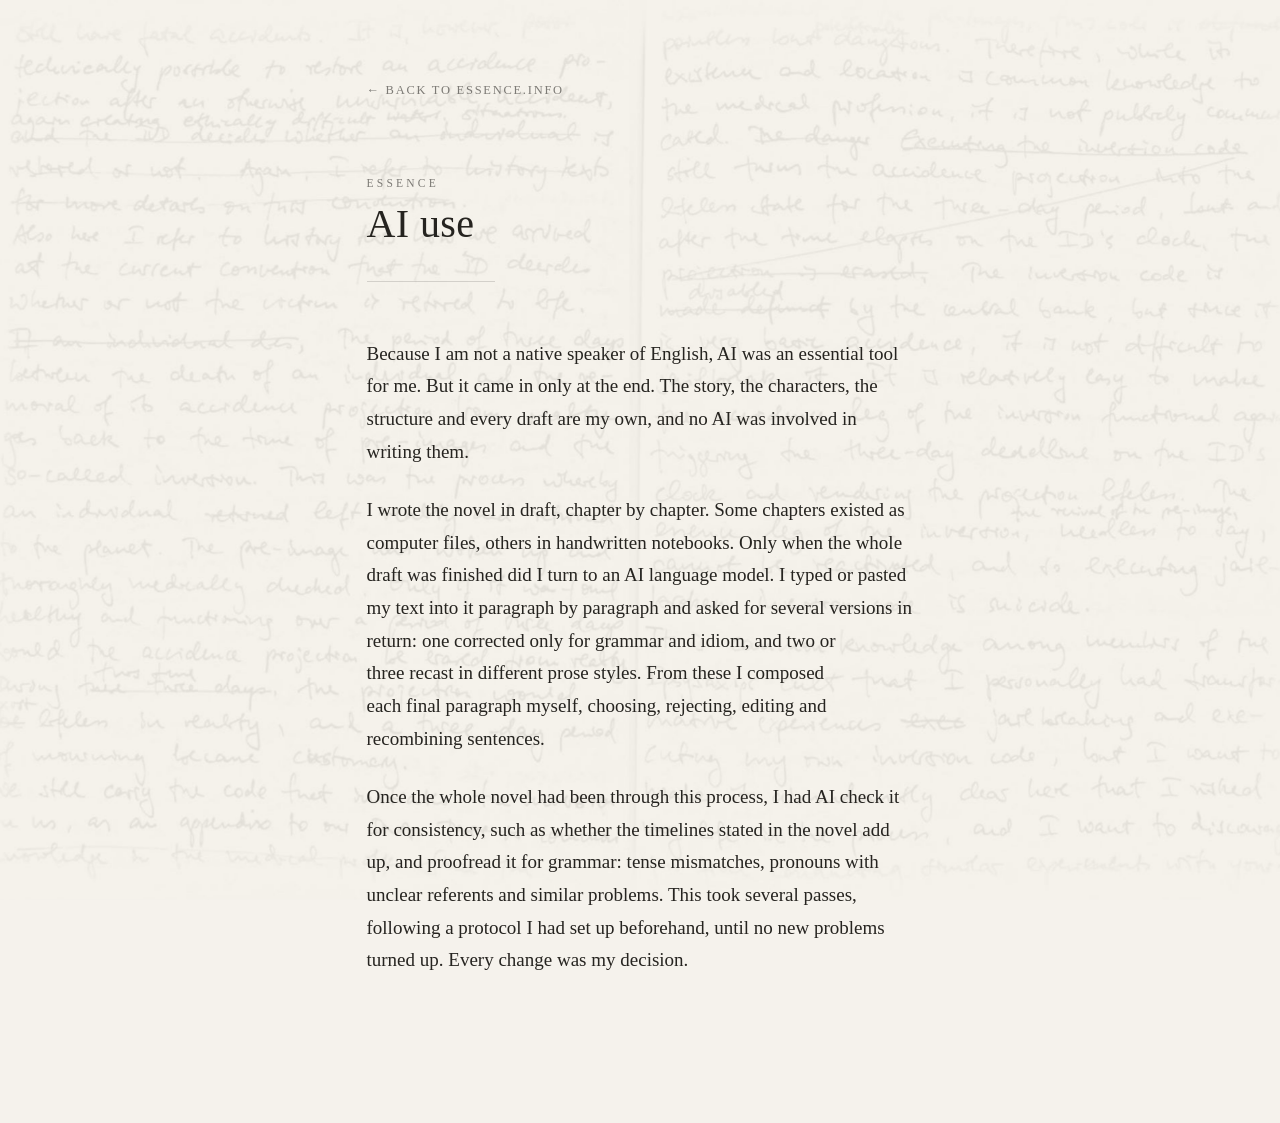
<file: ai-use/index.html>
<!DOCTYPE html>
<html lang="en">
<head>
<meta charset="utf-8">
<meta name="viewport" content="width=device-width, initial-scale=1">
<title>AI use &mdash; Essence</title>
<link rel="icon" href="/favicon.ico" sizes="any">
<link rel="icon" type="image/png" sizes="32x32" href="/favicon-32.png">
<link rel="apple-touch-icon" href="/apple-touch-icon.png">
<style>
  :root{
    --paper:#f5f2ec;
    --ink:#262420;
    --ink-soft:rgba(38,36,32,.58);
    --rule:rgba(38,36,32,.16);
  }
  *{box-sizing:border-box}
  html{-webkit-text-size-adjust:100%}
  body{
    margin:0;background:var(--paper);color:var(--ink);
    font:400 19px/1.72 "Iowan Old Style","Palatino Linotype",Palatino,"Book Antiqua",Georgia,serif;
    font-feature-settings:"liga" 1,"kern" 1,"onum" 1;
  }
  /* a page from a 2024 notebook, faded to a watermark (8%) */
  .ground{position:fixed;inset:0;z-index:0;pointer-events:none}
  .ground img{width:100%;height:100%;object-fit:cover;display:block}

  main{
    position:relative;z-index:1;max-width:33em;margin:0 auto;
    padding:clamp(28px,6vw,72px) clamp(22px,6vw,40px) clamp(56px,10vw,120px);
  }
  .back{
    display:inline-block;margin-bottom:clamp(40px,8vw,72px);
    font-size:.78rem;letter-spacing:.14em;text-transform:uppercase;
    color:var(--ink-soft);text-decoration:none;border-bottom:1px solid transparent;
    transition:color .2s ease,border-color .2s ease;
  }
  .back:hover,.back:focus-visible{color:var(--ink);border-bottom-color:var(--rule)}
  header{margin-bottom:clamp(32px,6vw,56px)}
  .eyebrow{margin:0 0 .55em;font-size:.72rem;letter-spacing:.28em;text-transform:uppercase;color:var(--ink-soft)}
  h1{margin:0;font-weight:400;font-size:clamp(1.7rem,5vw,2.5rem);letter-spacing:.01em;line-height:1.15}
  h1::after{content:"";display:block;width:3.2em;height:1px;background:var(--rule);margin-top:.85em}
  p{margin:0 0 1.35em;hyphens:auto;-webkit-hyphens:auto;text-wrap:pretty}
  @media (max-width:640px){body{font-size:17.5px}}
  @media (prefers-reduced-motion:reduce){*{transition-duration:.01ms !important}}
</style>
</head>
<body>

  <div class="ground" aria-hidden="true"><img src="bg-ai-use.jpg" alt=""></div>

  <main>
    <a class="back" href="../">&larr; Back to essence.info</a>

    <header>
      <p class="eyebrow">Essence</p>
      <h1>AI use</h1>
    </header>

    <p>Because I am not a native speaker of English, AI was an essential tool for me. But it came in only at the end. The story, the characters, the structure and every draft are my own, and no AI was involved in writing them.</p>
    <p>I wrote the novel in draft, chapter by chapter. Some chapters existed as computer files, others in handwritten notebooks. Only when the whole draft was finished did I turn to an AI language model. I typed or pasted my text into it paragraph by paragraph and asked for several versions in return: one corrected only for grammar and idiom, and two or three recast in different prose styles. From these I composed each final paragraph myself, choosing, rejecting, editing and recombining sentences.</p>
    <p>Once the whole novel had been through this process, I had AI check it for consistency, such as whether the timelines stated in the novel add up, and proofread it for grammar: tense mismatches, pronouns with unclear referents and similar problems. This took several passes, following a protocol I had set up beforehand, until no new problems turned up. Every change was my decision.</p>
  </main>

</body>
</html>
</file>
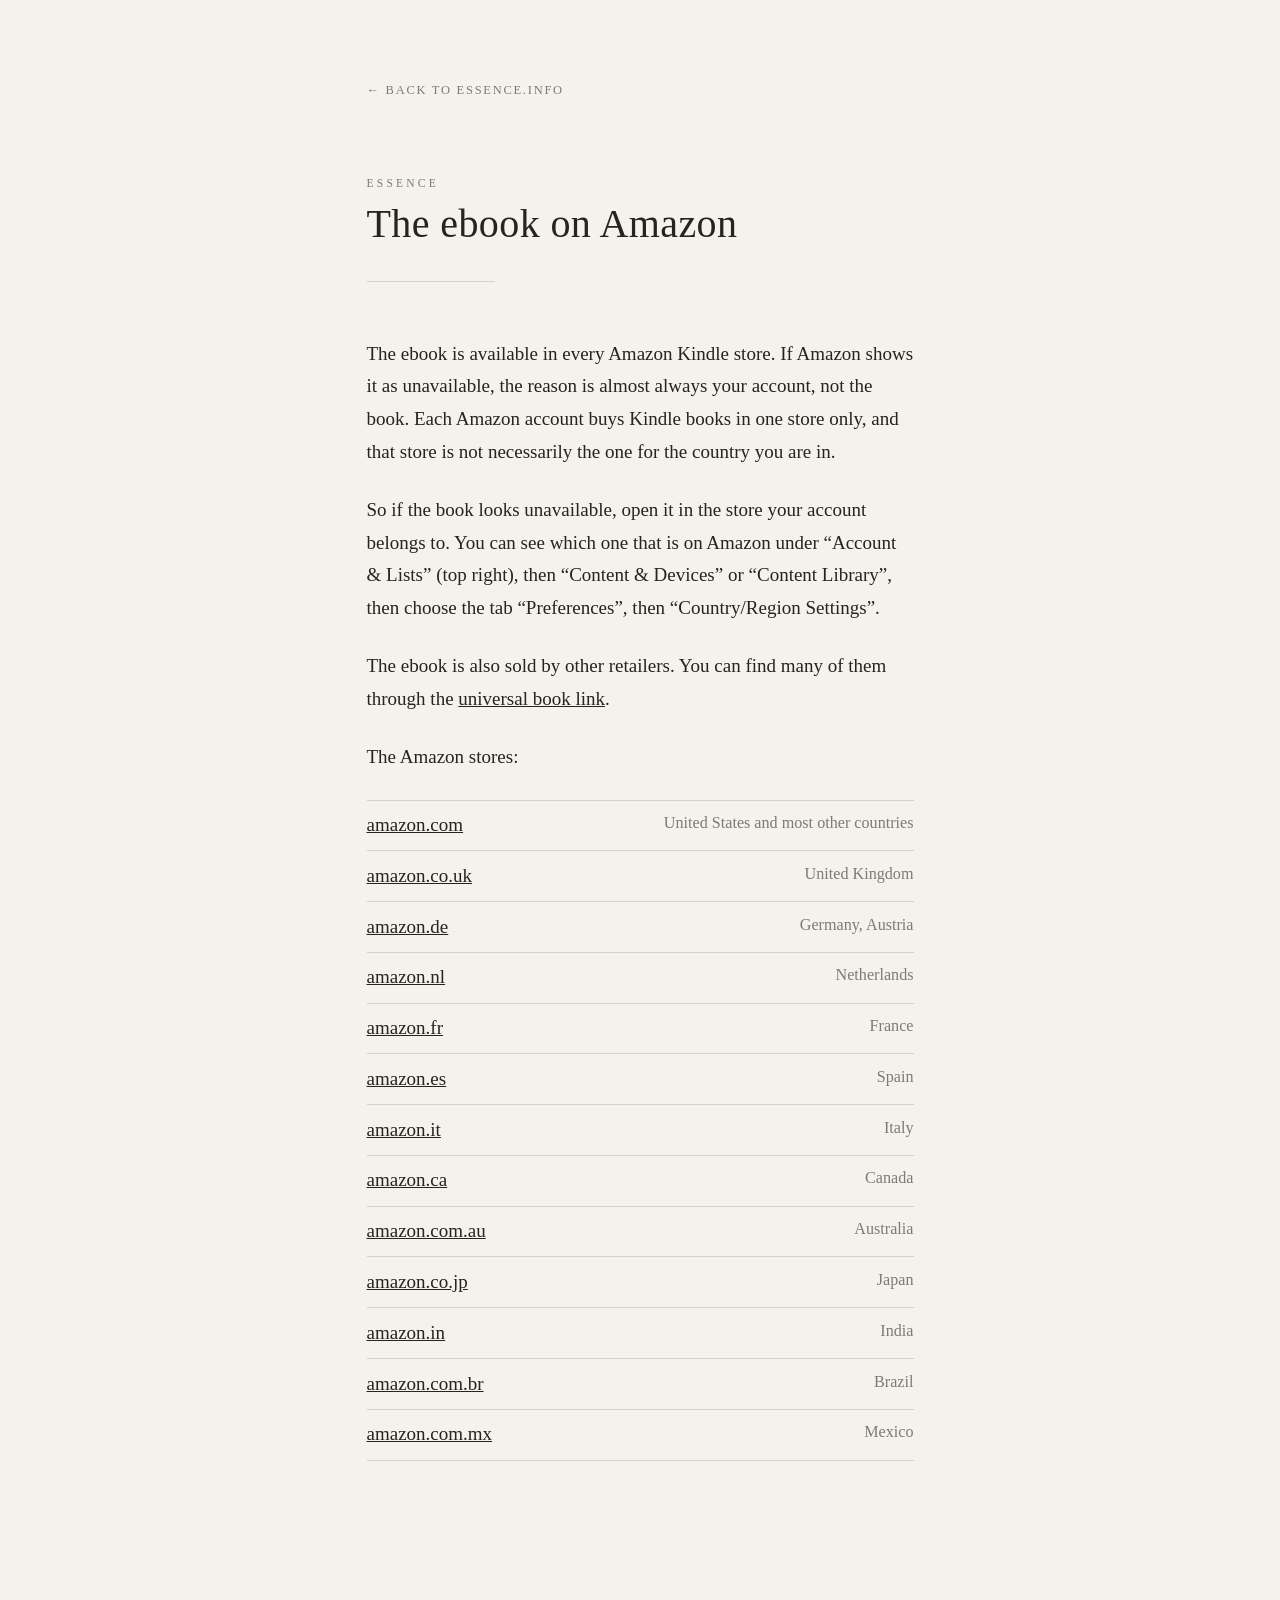
<file: amazon/index.html>
<!DOCTYPE html>
<html lang="en">
<head>
<meta charset="utf-8">
<meta name="viewport" content="width=device-width, initial-scale=1">
<title>Essence on Amazon &mdash; Essence</title>
<link rel="icon" href="/favicon.ico" sizes="any">
<link rel="icon" type="image/png" sizes="32x32" href="/favicon-32.png">
<link rel="apple-touch-icon" href="/apple-touch-icon.png">
<style>
  :root{
    --paper:#f5f2ec;
    --ink:#262420;
    --ink-soft:rgba(38,36,32,.58);
    --rule:rgba(38,36,32,.16);
  }
  *{box-sizing:border-box}
  html{-webkit-text-size-adjust:100%}
  body{
    margin:0;background:var(--paper);color:var(--ink);
    font:400 19px/1.72 "Iowan Old Style","Palatino Linotype",Palatino,"Book Antiqua",Georgia,serif;
    font-feature-settings:"liga" 1,"kern" 1,"onum" 1;
  }
  main{
    position:relative;z-index:1;max-width:33em;margin:0 auto;
    padding:clamp(28px,6vw,72px) clamp(22px,6vw,40px) clamp(56px,10vw,120px);
  }
  .back{
    display:inline-block;margin-bottom:clamp(40px,8vw,72px);
    font-size:.78rem;letter-spacing:.14em;text-transform:uppercase;
    color:var(--ink-soft);text-decoration:none;border-bottom:1px solid transparent;
    transition:color .2s ease,border-color .2s ease;
  }
  .back:hover,.back:focus-visible{color:var(--ink);border-bottom-color:var(--rule)}
  header{margin-bottom:clamp(32px,6vw,56px)}
  .eyebrow{margin:0 0 .55em;font-size:.72rem;letter-spacing:.28em;text-transform:uppercase;color:var(--ink-soft)}
  h1{margin:0;font-weight:400;font-size:clamp(1.7rem,5vw,2.5rem);letter-spacing:.01em;line-height:1.15}
  h1::after{content:"";display:block;width:3.2em;height:1px;background:var(--rule);margin-top:.85em}
  p{margin:0 0 1.35em;hyphens:auto;-webkit-hyphens:auto;text-wrap:pretty}
  a{color:var(--ink)}
  ul.stores{list-style:none;margin:0 0 1.8em;padding:0;border-top:1px solid var(--rule)}
  ul.stores li{display:flex;justify-content:space-between;gap:1em;flex-wrap:wrap;
    padding:.45em 0;border-bottom:1px solid var(--rule)}
  ul.stores .where{color:var(--ink-soft);font-size:.85em}
  @media (max-width:640px){body{font-size:17.5px}}
  @media (prefers-reduced-motion:reduce){*{transition-duration:.01ms !important}}
</style>
</head>
<body>

  <main>
    <a class="back" href="../">&larr; Back to essence.info</a>

    <header>
      <p class="eyebrow">Essence</p>
      <h1>The ebook on Amazon</h1>
    </header>

    <p>The ebook is available in every Amazon Kindle store. If Amazon shows it as unavailable, the reason is almost always your account, not the book. Each Amazon account buys Kindle books in one store only, and that store is not necessarily the one for the country you are in.</p>
    <p>So if the book looks unavailable, open it in the store your account belongs to. You can see which one that is on Amazon under &ldquo;Account &amp; Lists&rdquo; (top right), then &ldquo;Content &amp; Devices&rdquo; or &ldquo;Content Library&rdquo;, then choose the tab &ldquo;Preferences&rdquo;, then &ldquo;Country/Region Settings&rdquo;.</p>

    <p>The ebook is also sold by other retailers. You can find many of them through the <a href="https://books2read.com/u/7kMM68" target="_blank" rel="noopener noreferrer">universal book link</a>.</p>

    <p>The Amazon stores:</p>

    <ul class="stores">
      <li><a href="https://www.amazon.com/dp/B0HS89X5VK" target="_blank" rel="noopener noreferrer">amazon.com</a><span class="where">United States and most other countries</span></li>
      <li><a href="https://www.amazon.co.uk/dp/B0HS89X5VK" target="_blank" rel="noopener noreferrer">amazon.co.uk</a><span class="where">United Kingdom</span></li>
      <li><a href="https://www.amazon.de/dp/B0HS89X5VK" target="_blank" rel="noopener noreferrer">amazon.de</a><span class="where">Germany, Austria</span></li>
      <li><a href="https://www.amazon.nl/dp/B0HS89X5VK" target="_blank" rel="noopener noreferrer">amazon.nl</a><span class="where">Netherlands</span></li>
      <li><a href="https://www.amazon.fr/dp/B0HS89X5VK" target="_blank" rel="noopener noreferrer">amazon.fr</a><span class="where">France</span></li>
      <li><a href="https://www.amazon.es/dp/B0HS89X5VK" target="_blank" rel="noopener noreferrer">amazon.es</a><span class="where">Spain</span></li>
      <li><a href="https://www.amazon.it/dp/B0HS89X5VK" target="_blank" rel="noopener noreferrer">amazon.it</a><span class="where">Italy</span></li>
      <li><a href="https://www.amazon.ca/dp/B0HS89X5VK" target="_blank" rel="noopener noreferrer">amazon.ca</a><span class="where">Canada</span></li>
      <li><a href="https://www.amazon.com.au/dp/B0HS89X5VK" target="_blank" rel="noopener noreferrer">amazon.com.au</a><span class="where">Australia</span></li>
      <li><a href="https://www.amazon.co.jp/dp/B0HS89X5VK" target="_blank" rel="noopener noreferrer">amazon.co.jp</a><span class="where">Japan</span></li>
      <li><a href="https://www.amazon.in/dp/B0HS89X5VK" target="_blank" rel="noopener noreferrer">amazon.in</a><span class="where">India</span></li>
      <li><a href="https://www.amazon.com.br/dp/B0HS89X5VK" target="_blank" rel="noopener noreferrer">amazon.com.br</a><span class="where">Brazil</span></li>
      <li><a href="https://www.amazon.com.mx/dp/B0HS89X5VK" target="_blank" rel="noopener noreferrer">amazon.com.mx</a><span class="where">Mexico</span></li>
    </ul>
  </main>

</body>
</html>
</file>
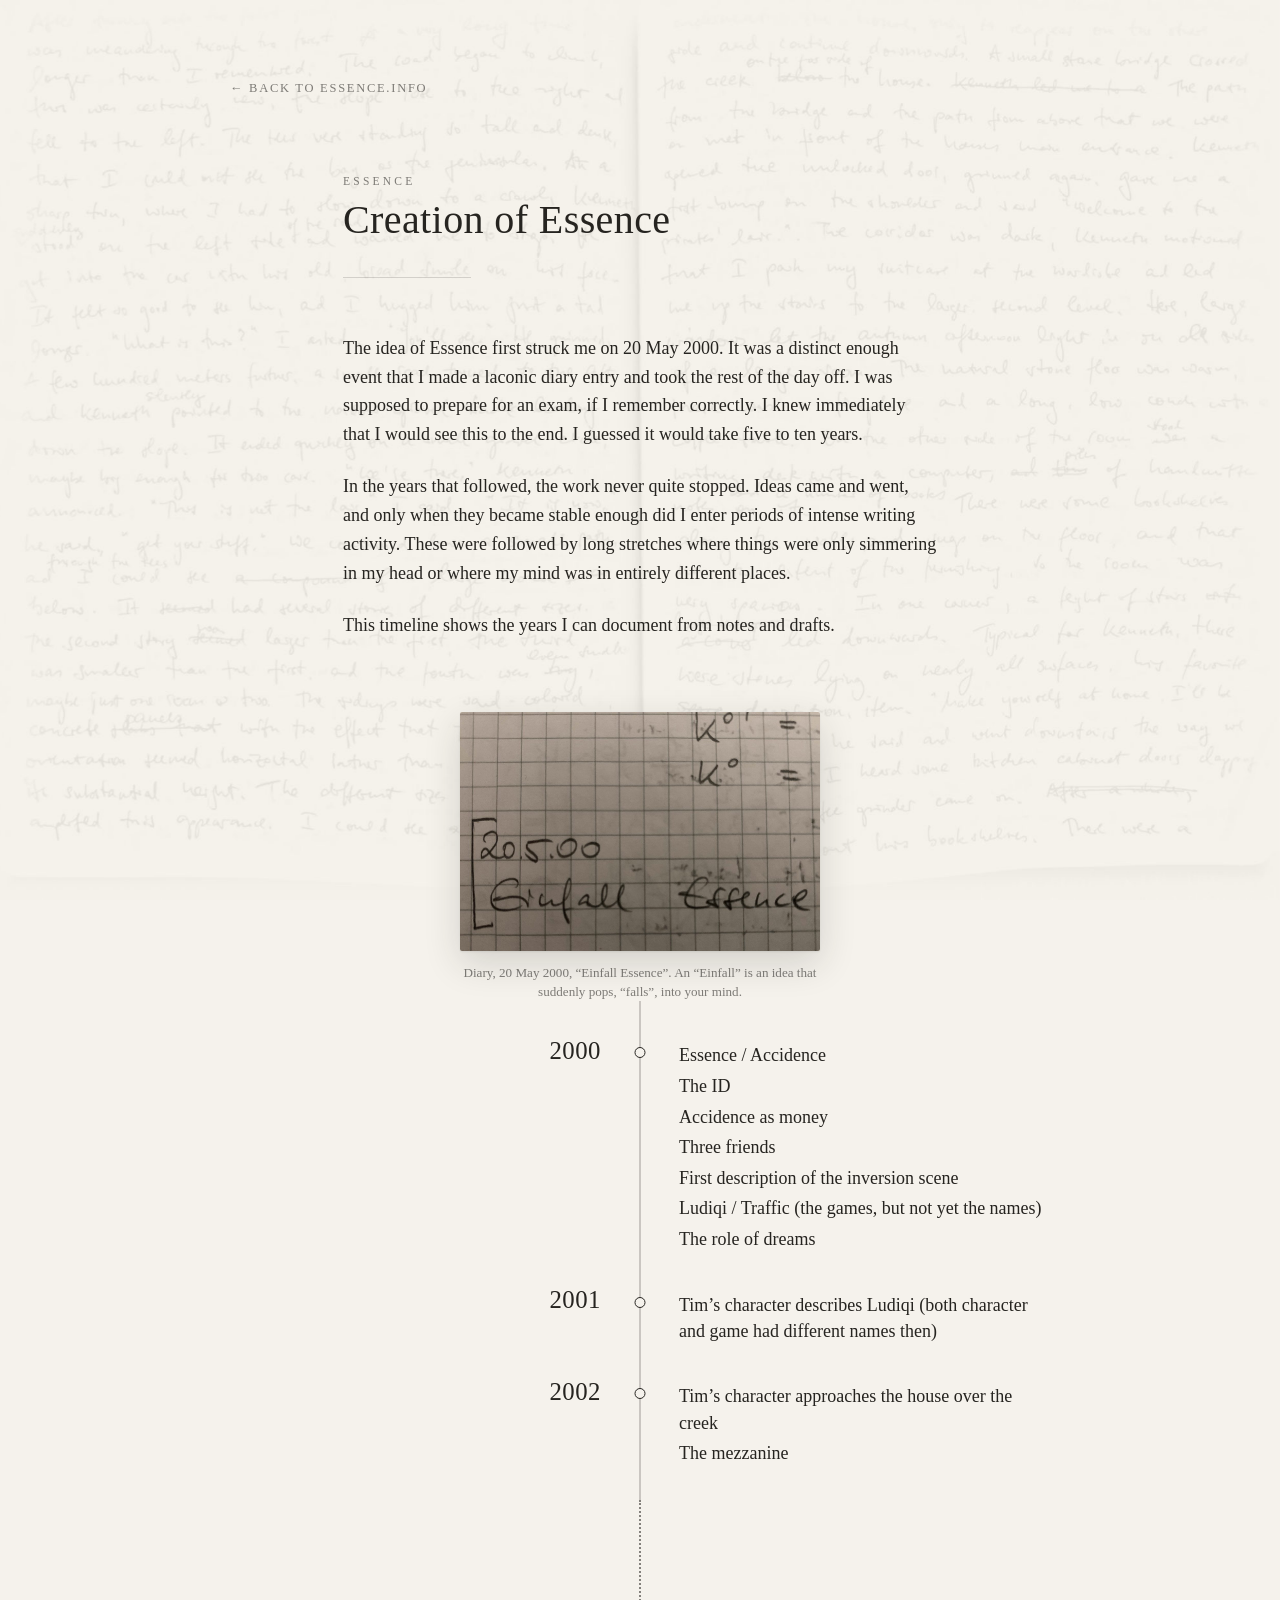
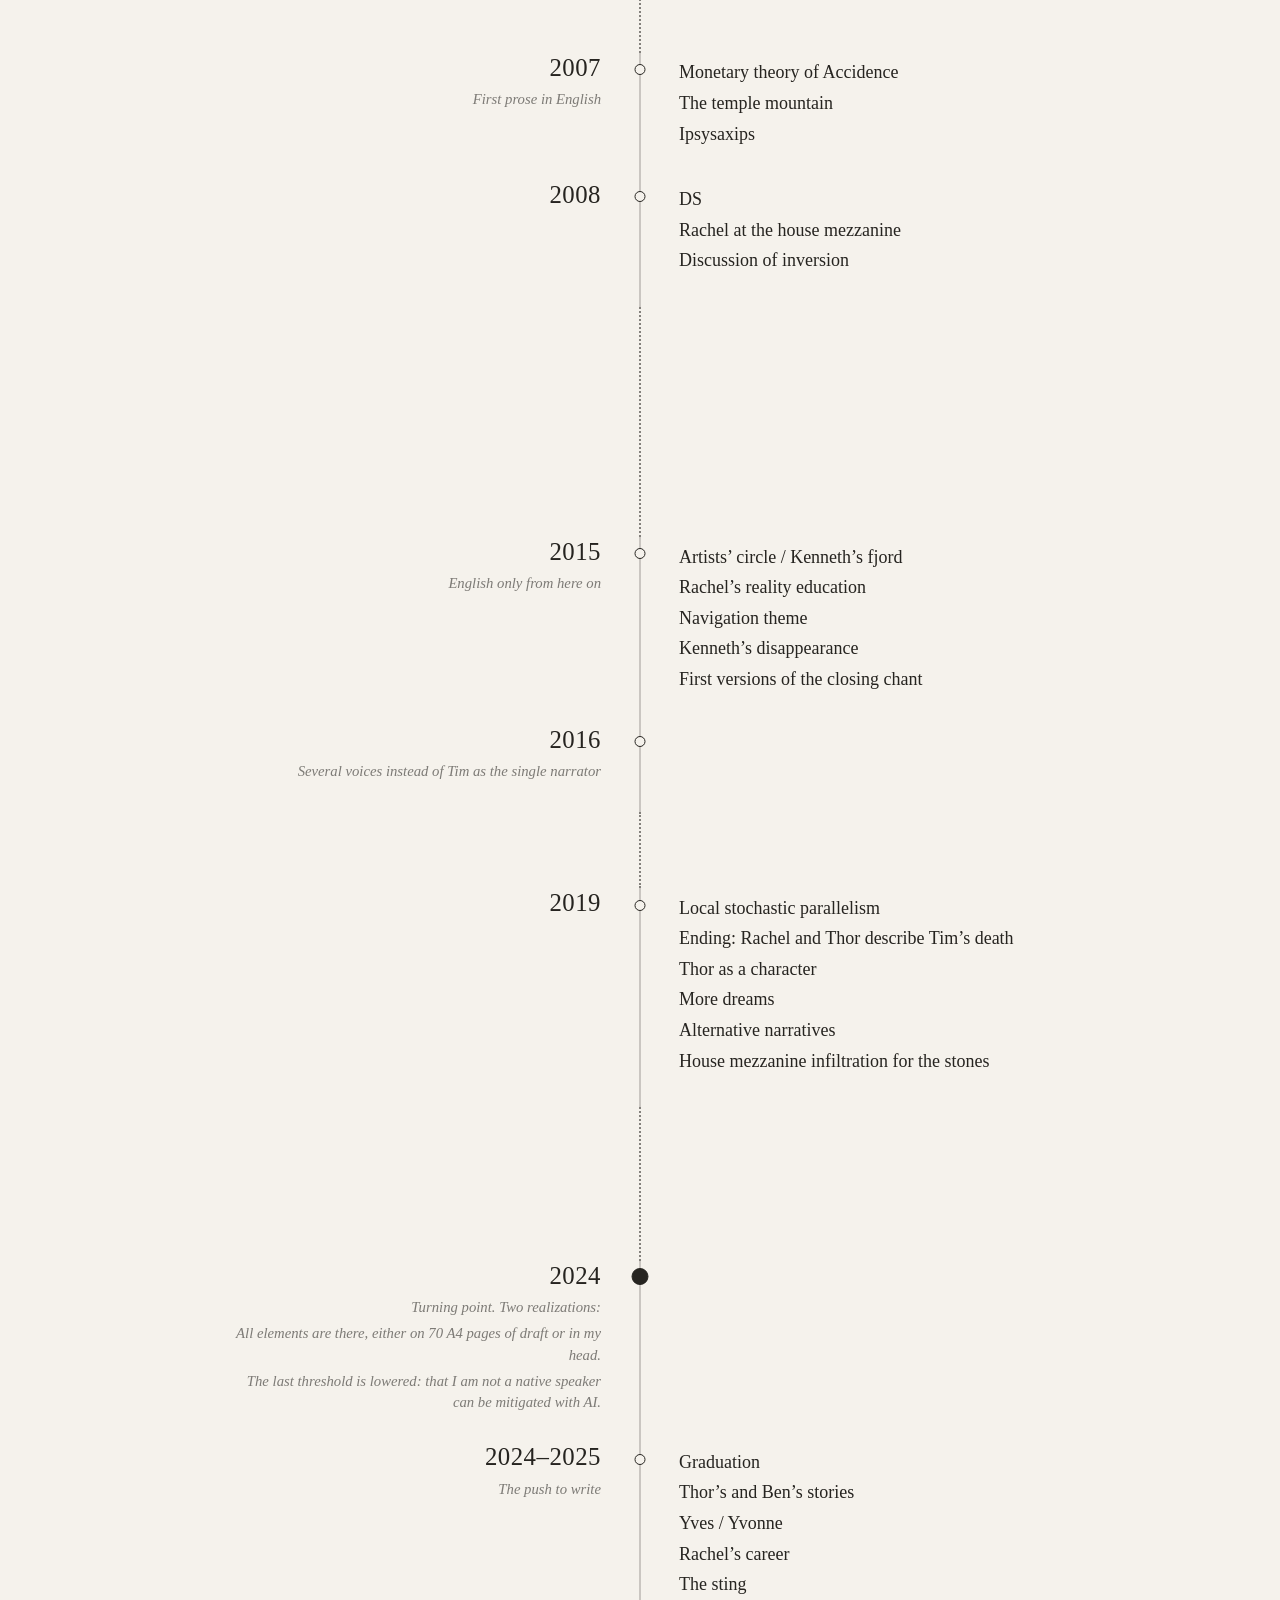
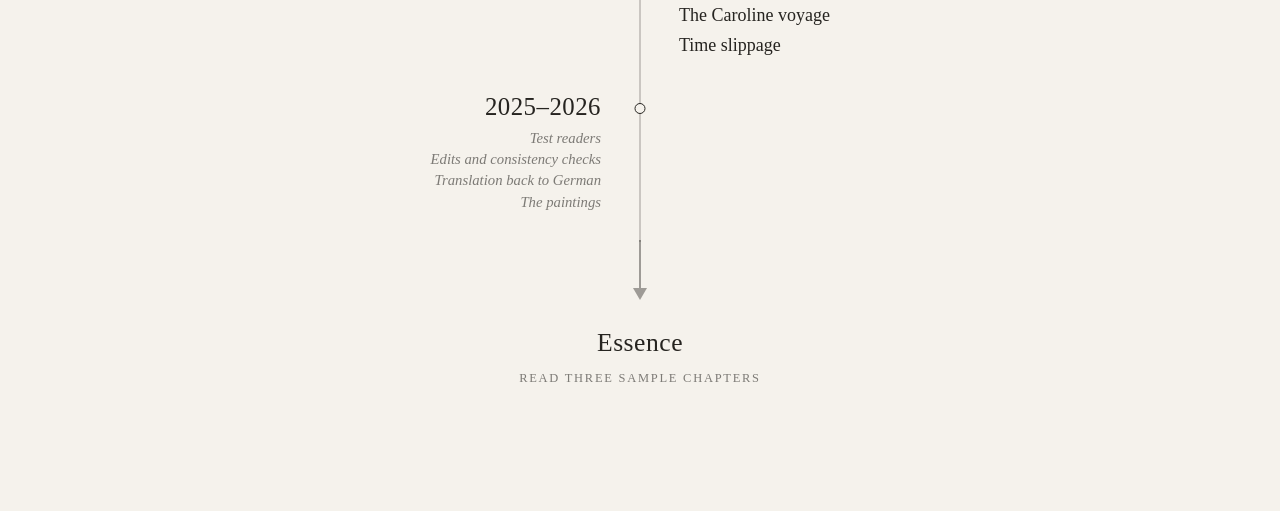
<file: creation/index.html>
<!DOCTYPE html>
<html lang="en">
<head>
<meta charset="utf-8">
<meta name="viewport" content="width=device-width, initial-scale=1">
<title>Creation of Essence</title>
<link rel="icon" href="/favicon.ico" sizes="any">
<link rel="icon" type="image/png" sizes="32x32" href="/favicon-32.png">
<link rel="apple-touch-icon" href="/apple-touch-icon.png">
<style>
  :root{
    --paper:#f5f2ec;
    --ink:#262420;
    --ink-soft:rgba(38,36,32,.58);
    --rule:rgba(38,36,32,.16);
    --line:rgba(38,36,32,.42);
    --yr:2.4rem;            /* vertical space per year in the gaps */
  }
  *{box-sizing:border-box}
  html{-webkit-text-size-adjust:100%}
  body{
    margin:0;background:var(--paper);color:var(--ink);
    font:400 18px/1.6 "Iowan Old Style","Palatino Linotype",Palatino,"Book Antiqua",Georgia,serif;
    font-feature-settings:"liga" 1,"kern" 1,"onum" 1;
  }

  /* the 2024 notebook page, faded to a watermark (8%) */
  .ground{position:fixed;inset:0;z-index:0;pointer-events:none}
  .ground img{width:100%;height:100%;object-fit:cover;display:block}

  main{
    position:relative;z-index:1;
    max-width:50em;margin:0 auto;
    padding:clamp(28px,6vw,72px) clamp(18px,5vw,40px) clamp(56px,10vw,120px);
  }
  .back{
    display:inline-block;margin-bottom:clamp(40px,8vw,72px);
    font-size:.78rem;letter-spacing:.14em;text-transform:uppercase;
    color:var(--ink-soft);text-decoration:none;border-bottom:1px solid transparent;
    transition:color .2s ease,border-color .2s ease;
  }
  .back:hover,.back:focus-visible{color:var(--ink);border-bottom-color:var(--rule)}

  header{max-width:33em;margin:0 auto clamp(32px,6vw,56px)}
  .eyebrow{margin:0 0 .55em;font-size:.72rem;letter-spacing:.28em;text-transform:uppercase;color:var(--ink-soft)}
  h1{margin:0;font-weight:400;font-size:clamp(1.7rem,5vw,2.5rem);letter-spacing:.01em;line-height:1.15}
  h1::after{content:"";display:block;width:3.2em;height:1px;background:var(--rule);margin-top:.85em}
  .prose{max-width:33em;margin:0 auto}
  .prose p{margin:0 0 1.3em;hyphens:auto;-webkit-hyphens:auto}

  /* ---- the diary page, at the head of the line ---------------------- */
  .origin{margin:clamp(40px,7vw,72px) auto 0;max-width:20em;text-align:center}
  .origin img{
    width:100%;height:auto;display:block;border-radius:2px;
    box-shadow:0 1px 2px rgba(0,0,0,.08),0 12px 36px rgba(38,36,32,.16);
  }
  .origin figcaption{margin-top:.9em;font-size:.82rem;color:var(--ink-soft);line-height:1.45}

  /* ---- the timeline -------------------------------------------------
     Each row is three columns: left (the year, and how the book was
     written) | the axis | right (what entered the story).
     Gap rows stretch the axis in proportion to the years between
     entries; long silences are drawn dotted. */
  .timeline{margin:0 auto;max-width:46em}
  .row{
    display:grid;
    grid-template-columns:1fr 22px 1fr;
    grid-template-areas:"left axis right";
    column-gap:clamp(14px,3vw,28px);
  }
  .left{grid-area:left;text-align:right;padding:0 0 1.6em}
  .right{grid-area:right;padding:0 0 1.6em}
  .axis{grid-area:axis;position:relative}
  .axis::before{content:"";position:absolute;left:50%;top:0;bottom:0;border-left:1.5px solid var(--line);transform:translateX(-50%)}
  .dot{
    position:absolute;left:50%;top:.62em;transform:translate(-50%,0);
    width:11px;height:11px;border-radius:50%;
    background:var(--paper);border:1.5px solid var(--ink);
  }
  .turn .dot{width:17px;height:17px;top:.42em;background:var(--ink)}

  .year{display:block;font-size:1.55rem;line-height:1.25;letter-spacing:.02em}
  .how{display:block;margin-top:.35em;font-style:italic;color:var(--ink-soft);font-size:.92rem;line-height:1.45}
  .right ul{list-style:none;margin:.35em 0 0;padding:0}
  .right li{margin:0 0 .25em;line-height:1.45}
  .turn .right p{margin:.3em 0 .6em;font-size:1.06rem;line-height:1.5}

  .gap .axis{height:calc(var(--y) * var(--yr))}
  .gap.quiet .axis::before{border-left:2px dotted rgba(38,36,32,.55)}
  .stem .axis{height:2.2rem}

  /* the arrow, pointing at the book */
  .end{text-align:center;margin-top:-2px}
  .end .shaft{width:1.5px;height:3rem;background:var(--line);margin:0 auto}
  .end .head{width:0;height:0;margin:0 auto;border-left:7px solid transparent;border-right:7px solid transparent;border-top:12px solid var(--line)}
  .end a{display:inline-block;margin-top:.9em;font-size:1.6rem;color:var(--ink);text-decoration:none;letter-spacing:.02em}
  .end a:hover,.end a:focus-visible{text-decoration:underline;text-decoration-thickness:1px;text-underline-offset:.2em;outline:none}
  .end .sub{display:block;font-size:.78rem;letter-spacing:.14em;text-transform:uppercase;color:var(--ink-soft);margin-top:.4em}

  .colophon{max-width:33em;margin:clamp(48px,9vw,88px) auto 0;padding-top:1.4em;border-top:1px solid var(--rule);font-size:.78rem;letter-spacing:.03em;color:var(--ink-soft)}

  /* phones: one column, the axis on the left */
  @media (max-width:680px){
    body{font-size:17px}
    .row{grid-template-columns:22px 1fr;grid-template-areas:"axis left" "axis right";column-gap:14px}
    .left{text-align:left;padding-bottom:.2em}
    .gap .axis{height:calc(var(--y) * var(--yr) * .7)}
    .end{text-align:left;padding-left:4px}
    .end .shaft,.end .head{margin-left:4px}
    .origin{max-width:none}
  }
  @media (prefers-reduced-motion:reduce){*{transition-duration:.01ms !important}}
</style>
</head>
<body>

  <div class="ground" aria-hidden="true"><img src="bg-creation.jpg" alt=""></div>

  <main>
    <a class="back" href="../">&larr; Back to essence.info</a>

    <header>
      <p class="eyebrow">Essence</p>
      <h1>Creation of Essence</h1>
    </header>

    <div class="prose">
      <p>The idea of Essence first struck me on 20 May 2000. It was a distinct enough event that I made a laconic diary entry and took the rest of the day off. I was supposed to prepare for an exam, if I remember correctly. I knew immediately that I would see this to the end. I guessed it would take five to ten years.</p>
      <p>In the years that followed, the work never quite stopped. Ideas came and went, and only when they became stable enough did I enter periods of intense writing activity. These were followed by long stretches where things were only simmering in my head or where my mind was in entirely different places.</p>
      <p>This timeline shows the years I can document from notes and drafts.</p>
    </div>

    <figure class="origin">
      <img src="diary-2000-05-20.jpg" width="1400" height="931"
           alt="A page of squared paper. Above, the end of two mathematical formulas. Below, in a bracket, the handwritten entry: 20.5.00, Einfall Essence.">
      <figcaption>Diary, 20 May 2000, &ldquo;Einfall Essence&rdquo;. An &ldquo;Einfall&rdquo; is an idea that suddenly pops, &ldquo;falls&rdquo;, into your mind.</figcaption>
    </figure>

    <div class="timeline">
      <div class="row stem"><div class="axis"></div></div>

      <div class="row">
        <div class="left"><span class="year">2000</span></div>
        <div class="axis"><span class="dot"></span></div>
        <div class="right"><ul>
          <li>Essence / Accidence</li>
          <li>The ID</li>
          <li>Accidence as money</li>
          <li>Three friends</li>
          <li>First description of the inversion scene</li>
          <li>Ludiqi / Traffic (the games, but not yet the names)</li>
          <li>The role of dreams</li>
        </ul></div>
      </div>

      <div class="row">
        <div class="left"><span class="year">2001</span></div>
        <div class="axis"><span class="dot"></span></div>
        <div class="right"><ul><li>Tim&rsquo;s character describes Ludiqi (both character and game had different names then)</li></ul></div>
      </div>

      <div class="row">
        <div class="left"><span class="year">2002</span></div>
        <div class="axis"><span class="dot"></span></div>
        <div class="right"><ul><li>Tim&rsquo;s character approaches the house over the creek</li><li>The mezzanine</li></ul></div>
      </div>

      <div class="row gap quiet" style="--y:4"><div class="axis"></div></div>

      <div class="row">
        <div class="left"><span class="year">2007</span><span class="how">First prose in English</span></div>
        <div class="axis"><span class="dot"></span></div>
        <div class="right"><ul><li>Monetary theory of Accidence</li><li>The temple mountain</li><li>Ipsysaxips</li></ul></div>
      </div>

      <div class="row">
        <div class="left"><span class="year">2008</span></div>
        <div class="axis"><span class="dot"></span></div>
        <div class="right"><ul><li>DS</li><li>Rachel at the house mezzanine</li><li>Discussion of inversion</li></ul></div>
      </div>

      <div class="row gap quiet" style="--y:6"><div class="axis"></div></div>

      <div class="row">
        <div class="left"><span class="year">2015</span><span class="how">English only from here on</span></div>
        <div class="axis"><span class="dot"></span></div>
        <div class="right"><ul>
          <li>Artists&rsquo; circle / Kenneth&rsquo;s fjord</li><li>Rachel&rsquo;s reality education</li>
          <li>Navigation theme</li><li>Kenneth&rsquo;s disappearance</li><li>First versions of the closing chant</li>
        </ul></div>
      </div>

      <div class="row">
        <div class="left"><span class="year">2016</span><span class="how">Several voices instead of Tim as the single narrator</span></div>
        <div class="axis"><span class="dot"></span></div>
        <div class="right"></div>
      </div>

      <div class="row gap quiet" style="--y:2"><div class="axis"></div></div>

      <div class="row">
        <div class="left"><span class="year">2019</span></div>
        <div class="axis"><span class="dot"></span></div>
        <div class="right"><ul>
          <li>Local stochastic parallelism</li>
          <li>Ending: Rachel and Thor describe Tim&rsquo;s death</li>
          <li>Thor as a character</li>
          <li>More dreams</li>
          <li>Alternative narratives</li>
          <li>House mezzanine infiltration for the stones</li>
        </ul></div>
      </div>

      <div class="row gap quiet" style="--y:4"><div class="axis"></div></div>

      <div class="row turn">
        <div class="left"><span class="year">2024</span><span class="how">Turning point. Two realizations:</span><span class="how">All elements are there, either on 70 A4 pages of draft or in my head.</span><span class="how">The last threshold is lowered: that I am not a native speaker can be mitigated with AI.</span></div>
        <div class="axis"><span class="dot"></span></div>
        <div class="right"></div>
      </div>

      <div class="row">
        <div class="left"><span class="year">2024&ndash;2025</span><span class="how">The push to write</span></div>
        <div class="axis"><span class="dot"></span></div>
        <div class="right"><ul>
          <li>Graduation</li>
          <li>Thor&rsquo;s and Ben&rsquo;s stories</li>
          <li>Yves / Yvonne</li>
          <li>Rachel&rsquo;s career</li>
          <li>The sting</li>
          <li>The Caroline voyage</li>
          <li>Time slippage</li>
        </ul></div>
      </div>

      <div class="row">
        <div class="left"><span class="year">2025&ndash;2026</span><span class="how">Test readers<br>Edits and consistency checks<br>Translation back to German<br>The paintings</span></div>
        <div class="axis"><span class="dot"></span></div>
        <div class="right"></div>
      </div>

      <div class="end">
        <div class="shaft"></div><div class="head"></div>
        <a href="../samples/">Essence<span class="sub">Read three sample chapters</span></a>
      </div>
    </div>

  </main>

</body>
</html>
</file>
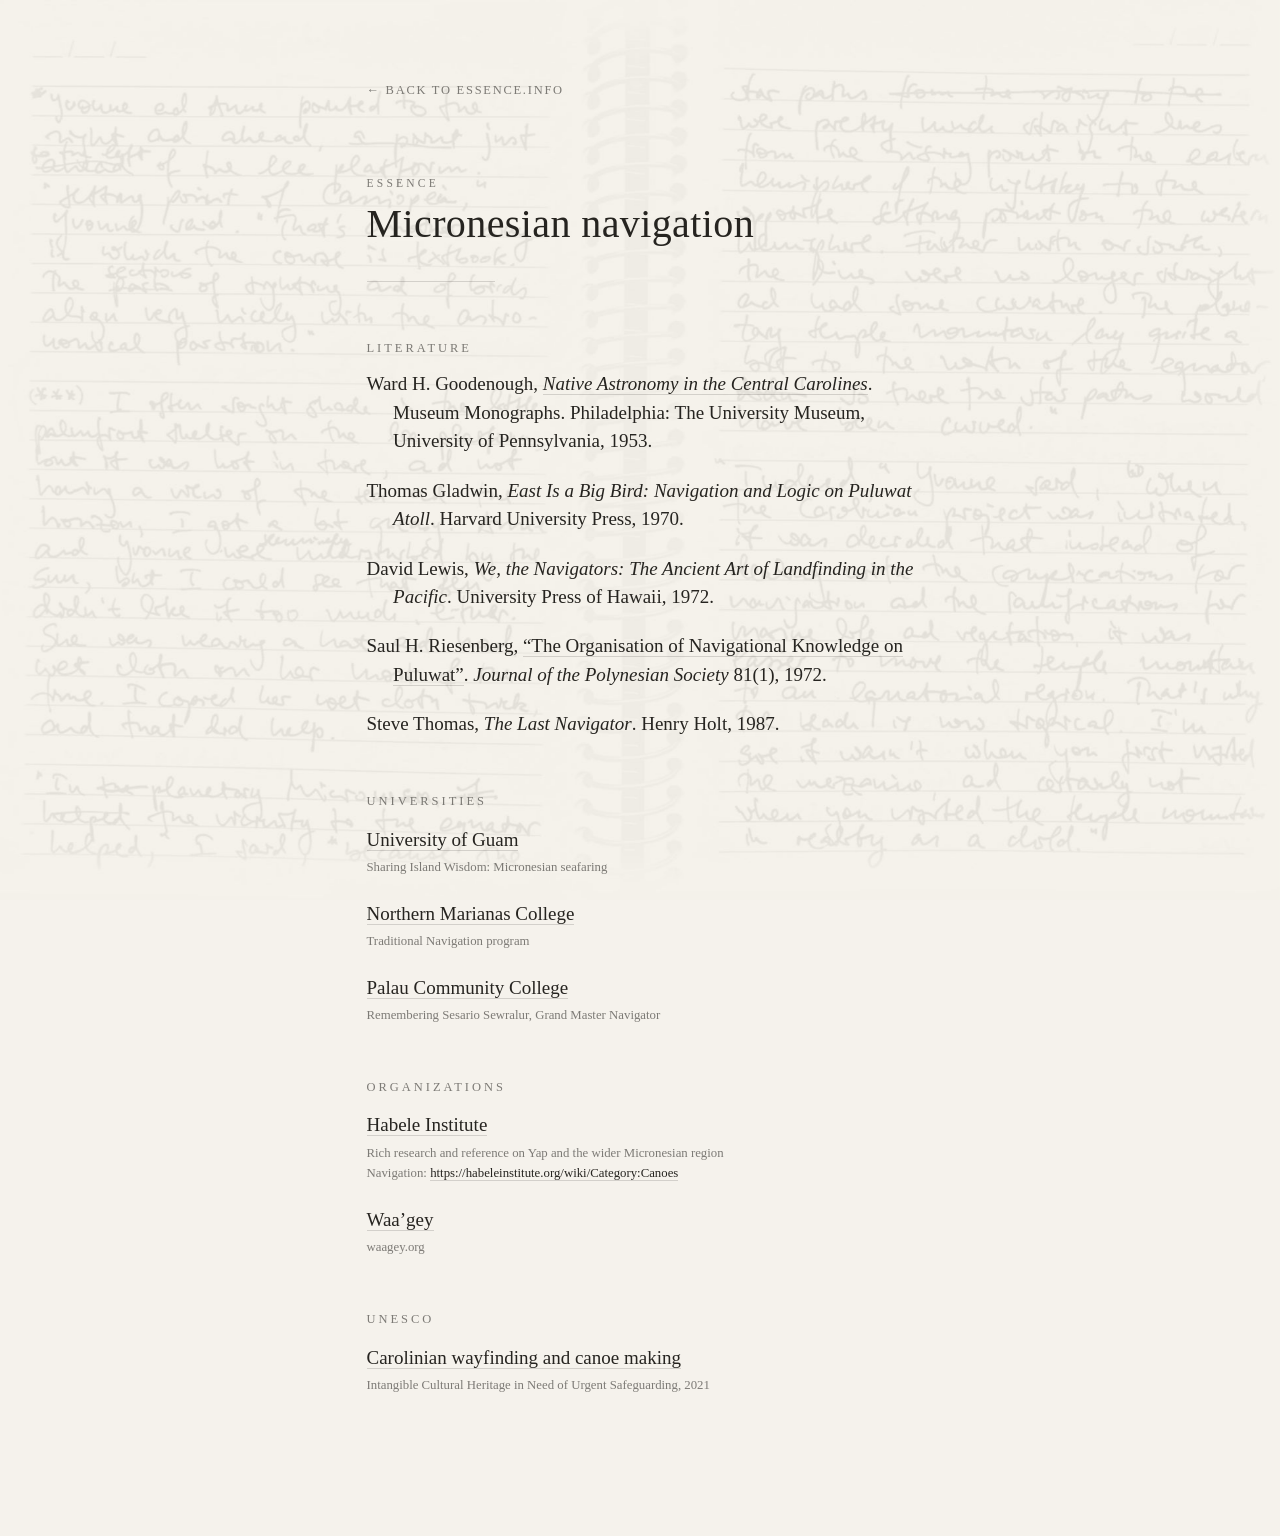
<file: micronesian-navigation/index.html>
<!DOCTYPE html>
<html lang="en">
<head>
<meta charset="utf-8">
<meta name="viewport" content="width=device-width, initial-scale=1">
<title>Micronesian navigation &mdash; Essence</title>
<link rel="icon" href="/favicon.ico" sizes="any">
<link rel="icon" type="image/png" sizes="32x32" href="/favicon-32.png">
<link rel="apple-touch-icon" href="/apple-touch-icon.png">
<style>
  :root{
    --paper:#f5f2ec;
    --ink:#262420;
    --ink-soft:rgba(38,36,32,.58);
    --rule:rgba(38,36,32,.16);
  }
  *{box-sizing:border-box}
  html{-webkit-text-size-adjust:100%}
  body{
    margin:0;background:var(--paper);color:var(--ink);
    font:400 19px/1.72 "Iowan Old Style","Palatino Linotype",Palatino,"Book Antiqua",Georgia,serif;
    font-feature-settings:"liga" 1,"kern" 1,"onum" 1;
  }
  /* a page of notes for the Caroline voyage, 2024 notebook, faded to a watermark (8%) */
  .ground{position:fixed;inset:0;z-index:0;pointer-events:none}
  .ground img{width:100%;height:100%;object-fit:cover;display:block}

  main{
    position:relative;z-index:1;
    max-width:33em;margin:0 auto;
    padding:clamp(28px,6vw,72px) clamp(22px,6vw,40px) clamp(56px,10vw,120px);
  }
  .back{
    display:inline-block;margin-bottom:clamp(40px,8vw,72px);
    font-size:.78rem;letter-spacing:.14em;text-transform:uppercase;
    color:var(--ink-soft);text-decoration:none;border-bottom:1px solid transparent;
    transition:color .2s ease,border-color .2s ease;
  }
  .back:hover,.back:focus-visible{color:var(--ink);border-bottom-color:var(--rule)}
  header{margin-bottom:clamp(32px,6vw,56px)}
  .eyebrow{margin:0 0 .55em;font-size:.72rem;letter-spacing:.28em;text-transform:uppercase;color:var(--ink-soft)}
  h1{margin:0;font-weight:400;font-size:clamp(1.7rem,5vw,2.5rem);letter-spacing:.01em;line-height:1.15}
  h1::after{content:"";display:block;width:3.2em;height:1px;background:var(--rule);margin-top:.85em}

  h2{
    margin:clamp(36px,6vw,52px) 0 .9em;
    font-weight:400;font-size:.78rem;letter-spacing:.24em;text-transform:uppercase;color:var(--ink-soft);
  }
  ul{list-style:none;margin:0;padding:0}
  li{margin:0 0 1.1em}
  li a{color:var(--ink);text-decoration:none;border-bottom:1px solid var(--rule);transition:border-color .2s ease}
  li a:hover,li a:focus-visible{border-bottom-color:var(--ink);outline:none}
  .src{display:block;font-size:.8rem;line-height:1.45;color:var(--ink-soft);margin-top:.15em}
  .lit li{padding-left:1.4em;text-indent:-1.4em;line-height:1.5}   /* hanging indent */

  @media (max-width:640px){body{font-size:17.5px}}
  @media (prefers-reduced-motion:reduce){*{transition-duration:.01ms !important}}
</style>
</head>
<body>

  <div class="ground" aria-hidden="true"><img src="bg-references.jpg" alt=""></div>

  <main>
    <a class="back" href="../">&larr; Back to essence.info</a>

    <header>
      <p class="eyebrow">Essence</p>
      <h1>Micronesian navigation</h1>
    </header>

    <h2>Literature</h2>
    <ul class="lit">
      <li>Ward H. Goodenough, <a href="https://www.penn.museum/documents/publications/pdfs/Native_Astronomy_in_the_Central_Carolines.pdf" target="_blank" rel="noopener noreferrer"><em>Native Astronomy in the Central Carolines</em></a>. Museum Monographs. Philadelphia: The University Museum, University of Pennsylvania, 1953.</li>
      <li>Thomas Gladwin, <em>East Is a Big Bird: Navigation and Logic on Puluwat Atoll</em>. Harvard University Press, 1970.</li>
      <li>David Lewis, <em>We, the Navigators: The Ancient Art of Landfinding in the Pacific</em>. University Press of Hawaii, 1972.</li>
      <li>Saul H. Riesenberg, <a href="https://nach.gov.fm/wp-content/uploads/2019/01/riesenberg-1972-the-organization-of-navigational-knowledge-on-puluwat.pdf" target="_blank" rel="noopener noreferrer">&ldquo;The Organisation of Navigational Knowledge on Puluwat&rdquo;</a>. <em>Journal of the Polynesian Society</em> 81(1), 1972.</li>
      <li>Steve Thomas, <em>The Last Navigator</em>. Henry Holt, 1987.</li>
    </ul>

    <h2>Universities</h2>
    <ul>
      <li><a href="https://www.uog.edu/student-services/rfk-library/island-wisdom" target="_blank" rel="noopener noreferrer">University of Guam</a>
        <span class="src">Sharing Island Wisdom: Micronesian seafaring</span></li>
      <li><a href="https://www.marianas.edu/proanews/nmc-cti-and-500-sails-launch-fifth-cohort-of-traditional-navigation-program/" target="_blank" rel="noopener noreferrer">Northern Marianas College</a>
        <span class="src">Traditional Navigation program</span></li>
      <li><a href="https://pcc.palau.edu/2026/08/03/remembering-sesario-a-legacy-anchored-in-our-hearts/" target="_blank" rel="noopener noreferrer">Palau Community College</a>
        <span class="src">Remembering Sesario Sewralur, Grand Master Navigator</span></li>
    </ul>

    <h2>Organizations</h2>
    <ul>
      <li><a href="https://habeleinstitute.org/wiki/Main_Page" target="_blank" rel="noopener noreferrer">Habele Institute</a>
        <span class="src">Rich research and reference on Yap and the wider Micronesian region</span>
        <span class="src">Navigation: <a href="https://habeleinstitute.org/wiki/Category:Canoes" target="_blank" rel="noopener noreferrer">https://habeleinstitute.org/wiki/Category:Canoes</a></span></li>
      <li><a href="https://waagey.org/" target="_blank" rel="noopener noreferrer">Waa&rsquo;gey</a>
        <span class="src">waagey.org</span></li>
    </ul>

    <h2>UNESCO</h2>
    <ul>
      <li><a href="https://ich.unesco.org/en/USL/carolinian-wayfinding-and-canoe-making-01735" target="_blank" rel="noopener noreferrer">Carolinian wayfinding and canoe making</a>
        <span class="src">Intangible Cultural Heritage in Need of Urgent Safeguarding, 2021</span></li>
    </ul>
  </main>
</body>
</html>
</file>
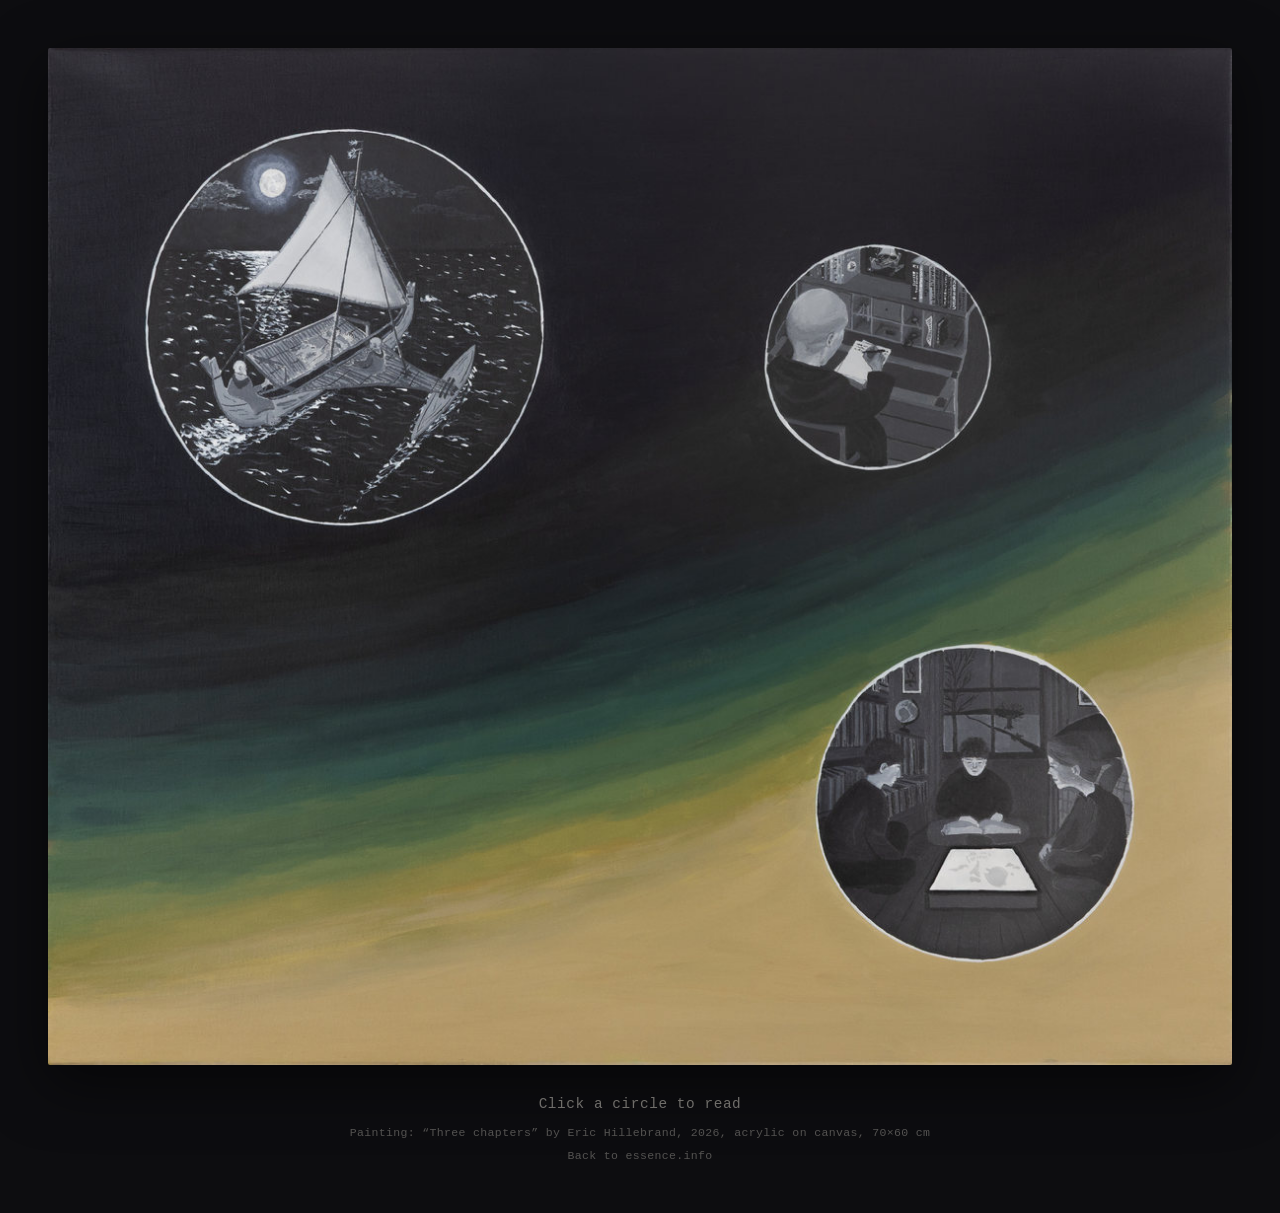
<file: samples/index.html>
<!DOCTYPE html>
<html lang="en">
<head>
<meta charset="utf-8">
<meta name="viewport" content="width=device-width, initial-scale=1">
<title>Essence — Sample Chapters</title>
<style>
  :root{
    --ink:#0d0d10;
    --paper:#e8e4d9;
    --rim:255,255,255;
  }
  *{box-sizing:border-box}
  html,body{margin:0;padding:0}
  body{
    background:var(--ink);
    color:var(--paper);
    font:400 16px/1.55 'Courier New', Courier, monospace;   /* as on the home page */
    display:flex;flex-direction:column;align-items:center;justify-content:center;
    min-height:100vh;
    padding:clamp(16px,4vw,48px);
  }

  /* ---- the painting + its hotspots ---------------------------------- */
  .plate{
    position:relative;
    width:100%;
    max-width:1200px;
    margin:0;
    line-height:0;
  }
  .plate img{
    width:100%;height:auto;display:block;
    border-radius:2px;
    box-shadow:0 18px 60px rgba(0,0,0,.55);
    user-select:none;-webkit-user-drag:none;
  }

  .spot{
    position:absolute;
    transform:translate(-50%,-50%);
    aspect-ratio:1/1;
    border-radius:50%;
    display:block;
    cursor:pointer;
    -webkit-tap-highlight-color:transparent;
    /* the resting state is invisible: the painting speaks for itself */
    box-shadow:0 0 0 0 rgba(var(--rim),0);
    transition:transform .16s cubic-bezier(.3,.7,.4,1),
               box-shadow .22s ease,
               filter .22s ease;
  }
  /* The lit ring. inset:-.75px pushes the border box out by half the border
     width, so the stroke's CENTRELINE lands exactly on the element's radius —
     which is the radius of the compass circle on the canvas. No outward spread
     anywhere else, or the ring reads wider than the painted rim. */
  .spot::before{
    content:"";position:absolute;inset:-.75px;border-radius:50%;
    border:1.5px solid rgba(var(--rim),0);
    transition:border-color .22s ease, box-shadow .22s ease;
  }
  .spot:hover,.spot:focus-visible{
    box-shadow:0 0 30px rgba(var(--rim),.20);   /* soft halo, no hard edge */
  }
  .spot:hover::before,.spot:focus-visible::before{
    border-color:rgba(var(--rim),.42);
    box-shadow:0 0 22px rgba(var(--rim),.16) inset;
  }
  .spot:focus-visible{outline:none}
  /* the press: it sinks, the ring tightens and brightens */
  .spot:active{
    transform:translate(-50%,-50%) scale(.96);
    box-shadow:0 0 22px rgba(var(--rim),.26),
               inset 0 4px 14px rgba(0,0,0,.6);
    filter:brightness(.9);
    transition-duration:.06s;
  }
  .spot:active::before{border-color:rgba(var(--rim),.85)}

  /* label that fades in with the hover */
  .spot .label{
    position:absolute;left:50%;top:calc(100% + 10px);
    transform:translateX(-50%) translateY(-4px);
    white-space:nowrap;
    font-size:clamp(12px,1.3vw,16px);
    letter-spacing:.06em;
    line-height:1.2;
    color:var(--paper);
    background:rgba(10,10,12,.72);
    padding:.4em .75em;border-radius:2px;
    opacity:0;pointer-events:none;
    transition:opacity .22s ease, transform .22s ease;
  }
  .spot:hover .label,.spot:focus-visible .label{opacity:1;transform:translateX(-50%) translateY(0)}
  /* the bottom circle's label would fall off the canvas — put it above */
  .spot.label-above .label{top:auto;bottom:calc(100% + 10px);}

  .hint{margin:clamp(16px,3vw,28px) 0 0;font-size:.9rem;letter-spacing:.04em;opacity:.45}
  .credit{margin:.7em 0 0;font-size:.72rem;letter-spacing:.03em;opacity:.32;text-align:center}
  .home{margin:.5em 0 0;font-size:.72rem;letter-spacing:.03em;text-align:center}
  .home a{color:var(--paper);text-decoration:none;opacity:.32;transition:opacity .2s ease}
  .home a:hover,.home a:focus-visible{opacity:.7;outline:none}

  @media (prefers-reduced-motion:reduce){
    .spot,.spot::before,.spot .label{transition-duration:.01ms}
    .spot:hover,.spot:active,.spot:focus-visible{transform:translate(-50%,-50%)}
  }
</style>
</head>
<body>

  <figure class="plate">
    <img
      src="essence-chapters-1600.jpg"
      srcset="essence-chapters-1200.jpg 1200w,
              essence-chapters-1600.jpg 1600w,
              essence-chapters-2400.jpg 2400w"
      sizes="(max-width:1200px) 100vw, 1200px"
      alt="Painting: three circular vignettes on a dark ground — a sailing canoe under a full moon, a figure writing at a desk, and three figures around a lamplit table with a chart.">

    <!-- circle 1 — the sailing canoe under the moon -->
    <a class="spot" href="chapter-1.html"
       style="left:24.972%; top:27.379%; width:33.312%;"
       aria-label="Sample chapter one: the sailing canoe">
      <span class="label">Chapter One</span>
    </a>

    <!-- circle 2 — the figure writing at the desk -->
    <a class="spot" href="chapter-2.html"
       style="left:70.000%; top:30.476%; width:18.766%;"
       aria-label="Sample chapter two: the desk">
      <span class="label">Chapter Two</span>
    </a>

    <!-- circle 3 — the three figures at the table -->
    <a class="spot label-above" href="chapter-4.html"
       style="left:78.224%; top:74.296%; width:26.551%;"
       aria-label="Sample chapter four: the table">
      <span class="label">Chapter Four</span>
    </a>
  </figure>

  <p class="hint">Click a circle to read</p>
  <p class="credit">Painting: &ldquo;Three chapters&rdquo; by Eric Hillebrand, 2026, acrylic on canvas, 70&times;60&nbsp;cm</p>
  <p class="home"><a href="../">Back to essence.info</a></p>

</body>
</html>
</file>
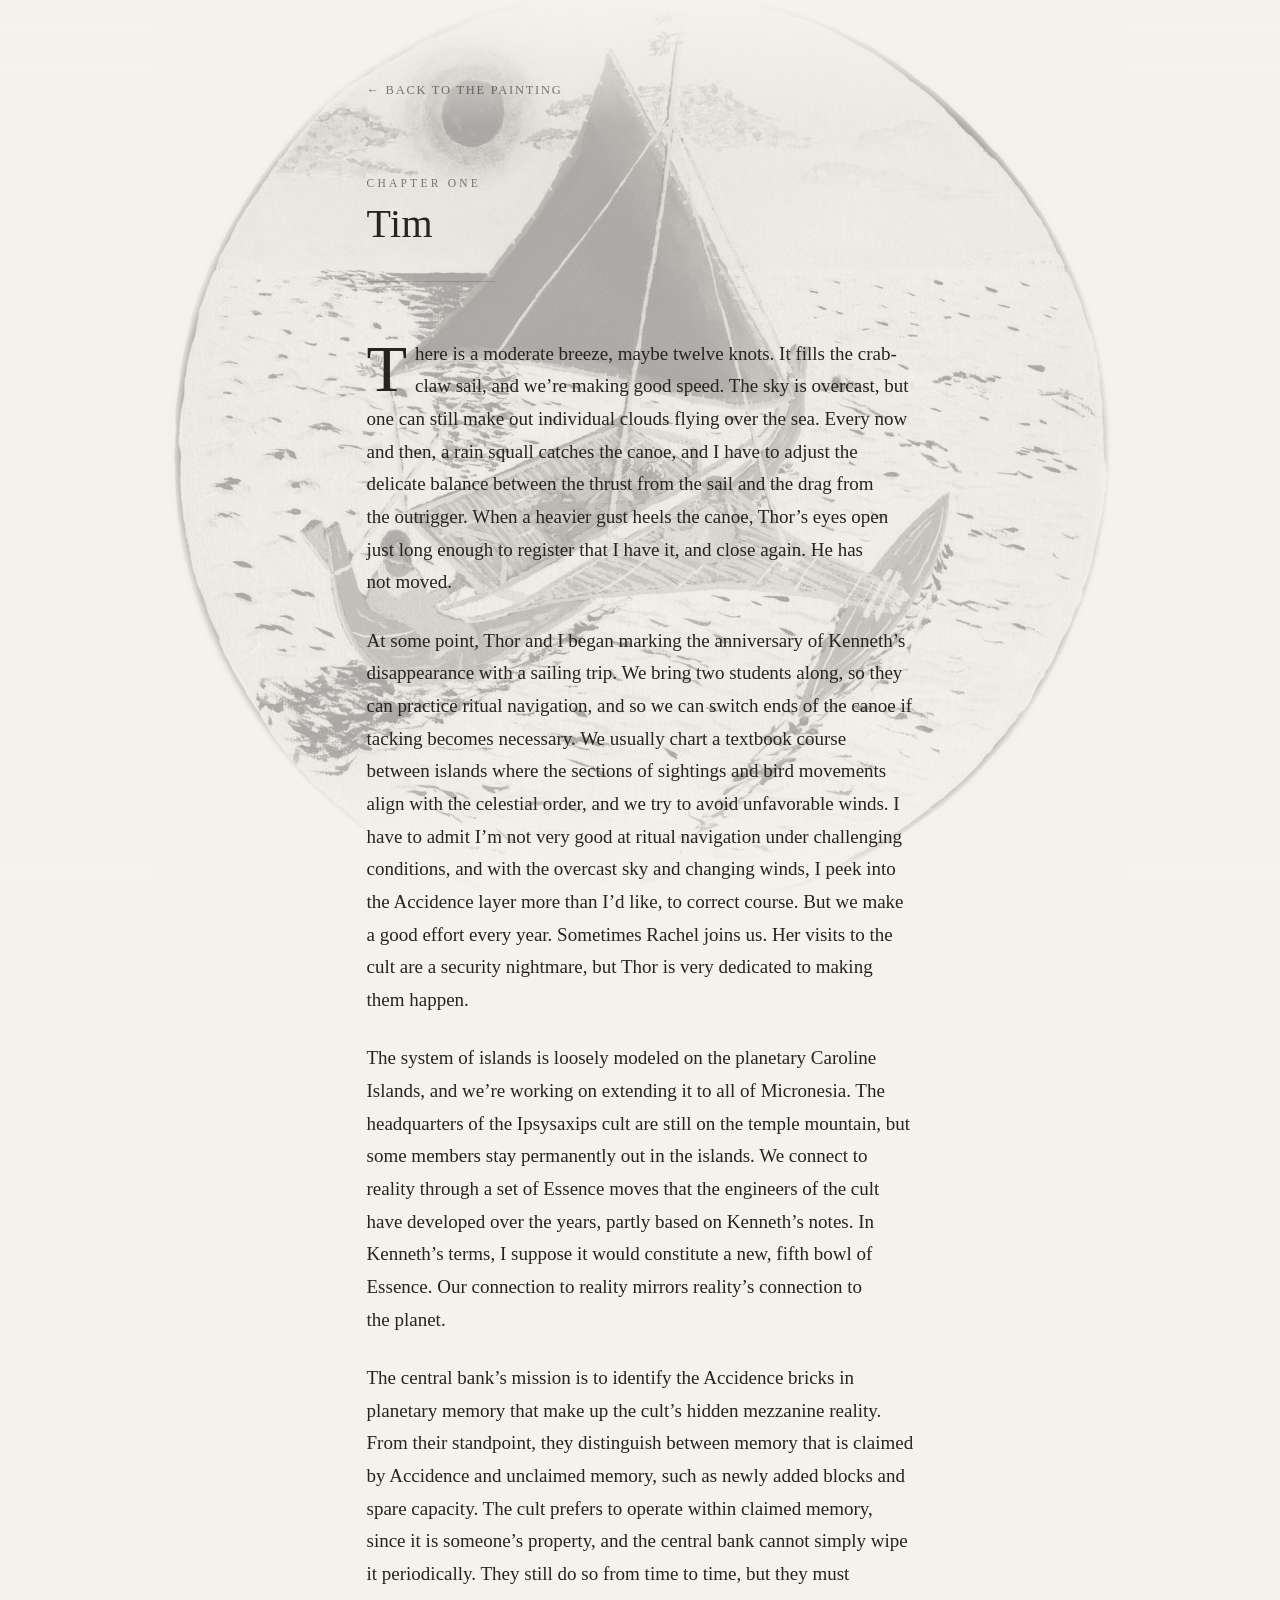
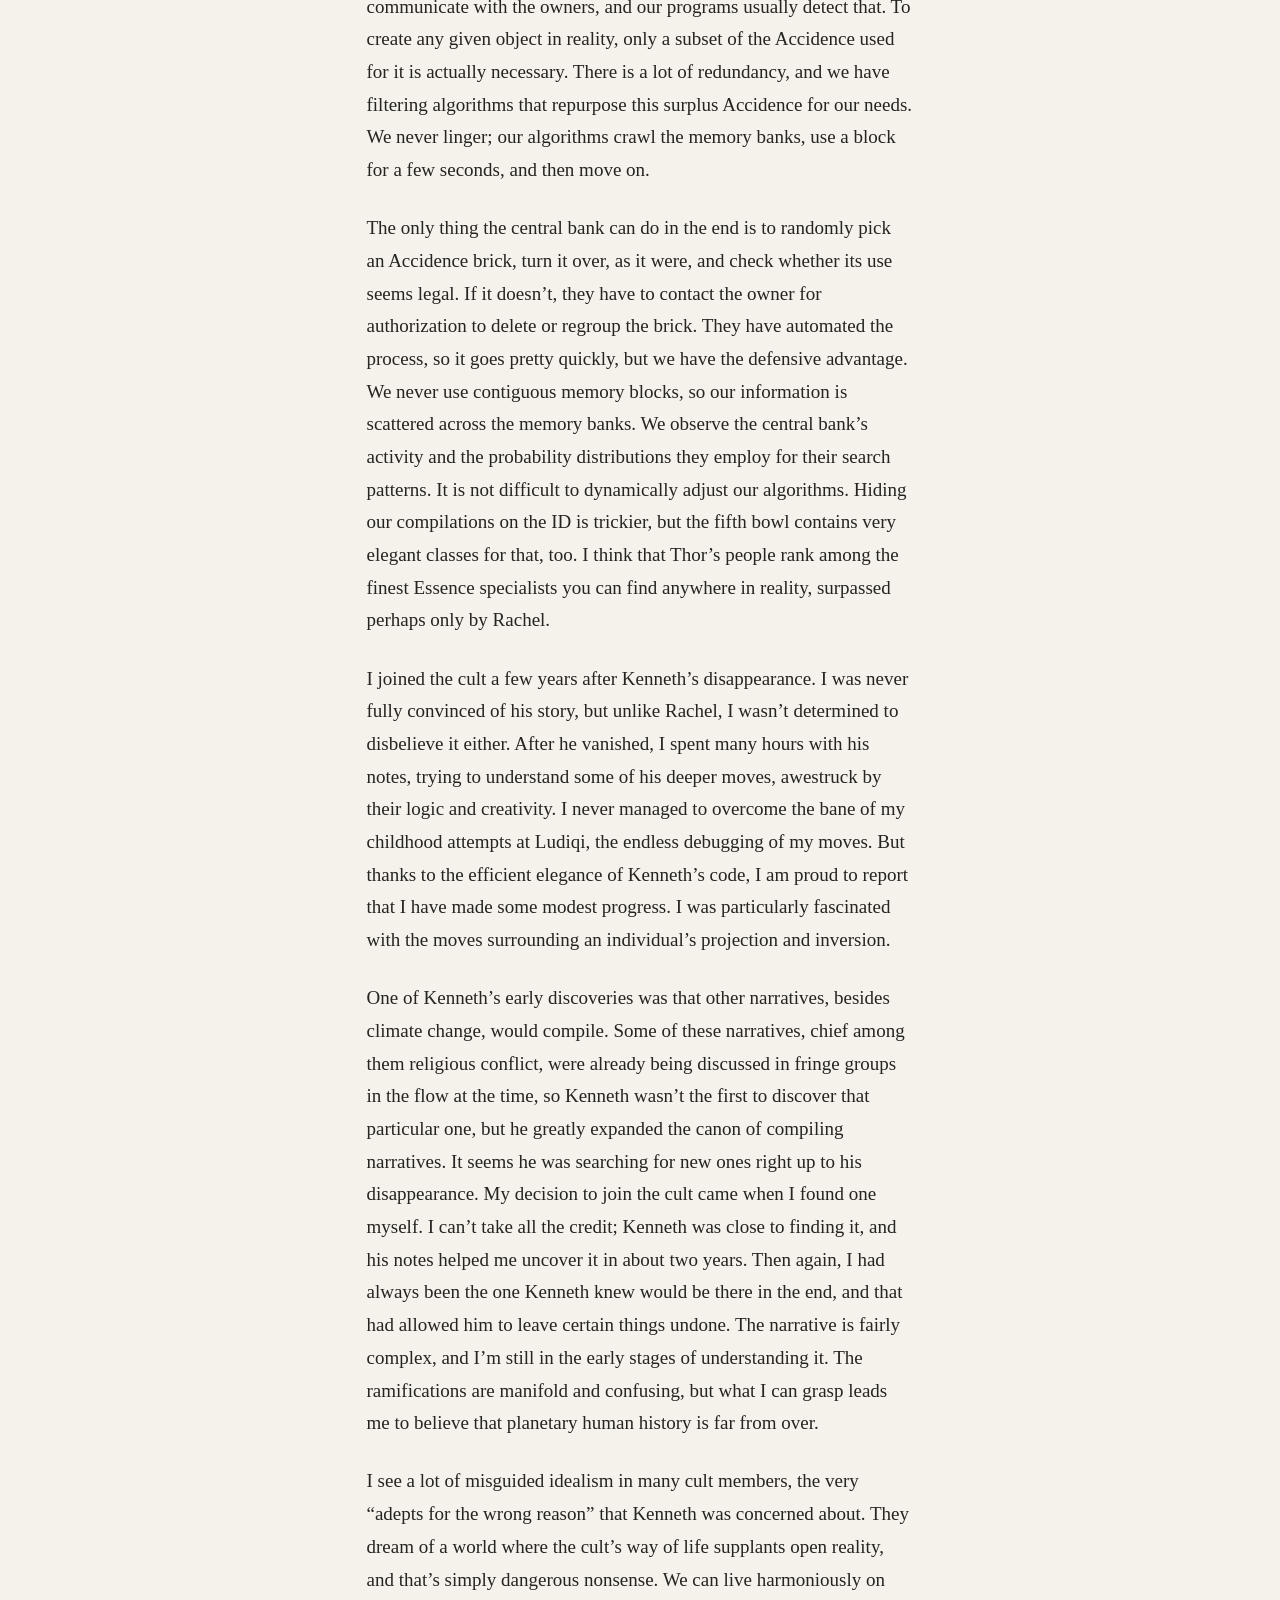
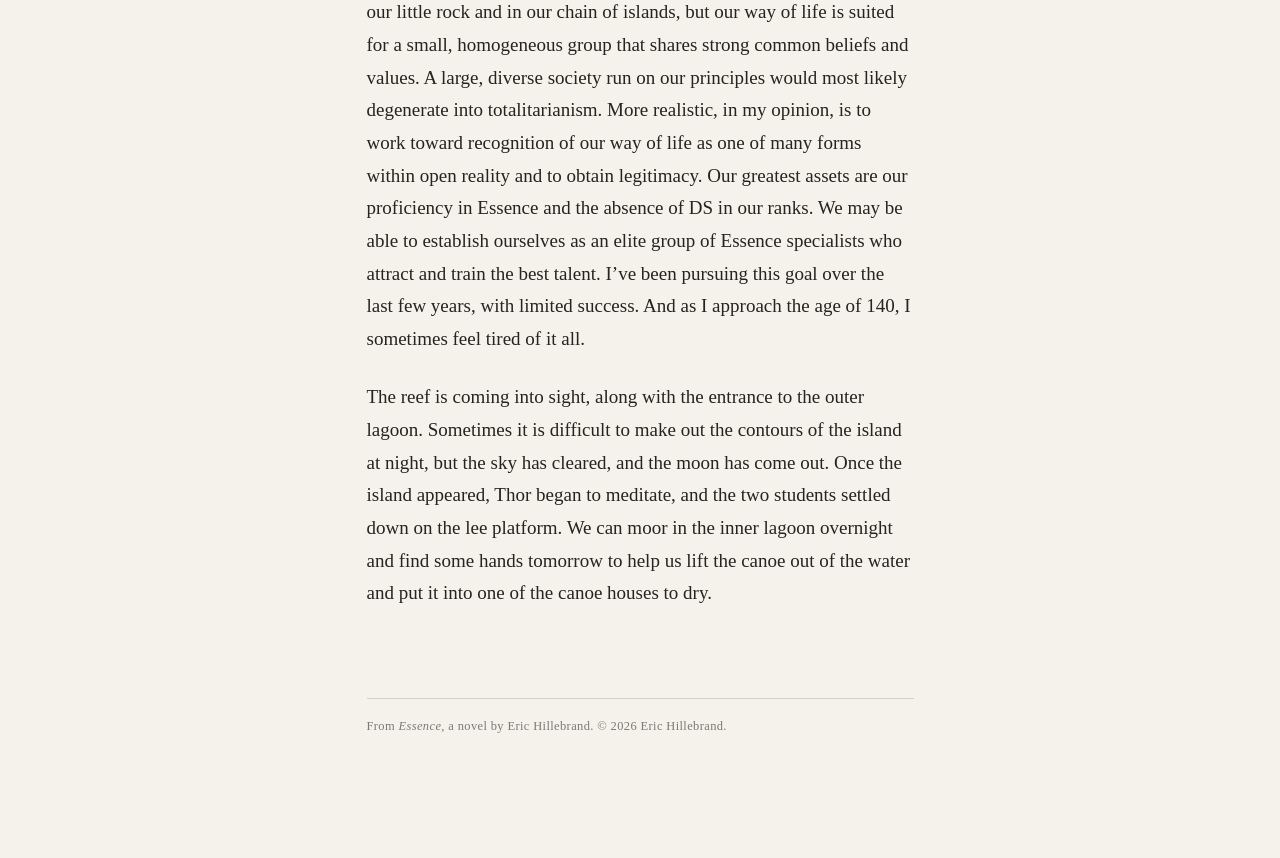
<file: samples/chapter-1.html>
<!DOCTYPE html>
<html lang="en">
<head>
<meta charset="utf-8">
<meta name="viewport" content="width=device-width, initial-scale=1">
<title>Essence &mdash; Chapter One</title>
<style>
  :root{
    --paper:#f5f2ec;
    --ink:#262420;
    --ink-soft:rgba(38,36,32,.58);
    --rule:rgba(38,36,32,.16);
  }
  *{box-sizing:border-box}
  html{-webkit-text-size-adjust:100%}
  body{
    margin:0;
    background:var(--paper);
    color:var(--ink);
    font:400 19px/1.72 "Iowan Old Style","Palatino Linotype",Palatino,"Book Antiqua",Georgia,serif;
    font-feature-settings:"liga" 1,"kern" 1,"onum" 1;
  }

  /* the circle from the painting, inverted and toned down to a watermark */
  .ground{
    position:fixed;inset:0;z-index:0;pointer-events:none;
    display:flex;align-items:center;justify-content:center;
    overflow:hidden;
  }
  .ground img{
    width:min(108vmin,1150px);height:auto;display:block;
  }
  /* paper bleeding in at the top and bottom keeps the running text clear of the rim */
  .ground::after{
    content:"";position:absolute;inset:0;
    background:linear-gradient(to bottom,
      var(--paper) 0%, rgba(245,242,236,0) 14%,
      rgba(245,242,236,0) 86%, var(--paper) 100%);
  }

  main{
    position:relative;z-index:1;
    max-width:33em;
    margin:0 auto;
    padding:clamp(28px,6vw,72px) clamp(22px,6vw,40px) clamp(56px,10vw,120px);
  }

  .back{
    display:inline-block;margin-bottom:clamp(40px,8vw,72px);
    font-size:.78rem;letter-spacing:.14em;text-transform:uppercase;
    color:var(--ink-soft);text-decoration:none;
    border-bottom:1px solid transparent;
    transition:color .2s ease,border-color .2s ease;
  }
  .back:hover,.back:focus-visible{color:var(--ink);border-bottom-color:var(--rule)}

  header{margin-bottom:clamp(32px,6vw,56px)}
  .eyebrow{
    margin:0 0 .55em;font-size:.72rem;letter-spacing:.28em;text-transform:uppercase;
    color:var(--ink-soft);
  }
  h1{
    margin:0;font-weight:400;
    font-size:clamp(1.7rem,5vw,2.5rem);
    letter-spacing:.01em;line-height:1.15;
  }
  h1::after{
    content:"";display:block;width:3.2em;height:1px;
    background:var(--rule);margin-top:.85em;
  }

  p{margin:0 0 1.35em;text-wrap:pretty}
  p:last-child{margin-bottom:0}
  /* hyphenation keeps the ragged edge quiet at this measure */
  p{hyphens:auto;-webkit-hyphens:auto}

  .lede::first-letter{
    float:left;
    font-size:3.5em;line-height:.82;
    padding:.06em .1em 0 0;
    margin-right:.02em;
  }

  .colophon{
    margin-top:clamp(48px,9vw,88px);padding-top:1.4em;
    border-top:1px solid var(--rule);
    font-size:.78rem;letter-spacing:.03em;color:var(--ink-soft);
  }

  @media (max-width:640px){
    body{font-size:17.5px}
    .ground img{width:130vmin}
  }
  @media (prefers-reduced-motion:reduce){
    *{transition-duration:.01ms !important}
  }
</style>
</head>
<body>

  <div class="ground" aria-hidden="true">
    <img src="bg-chapter-1.jpg" alt="">
  </div>

  <main>
    <a class="back" href="index.html">&larr; Back to the painting</a>

    <!-- chapter text: start -->
    <header>
      <p class="eyebrow">Chapter One</p>
      <h1>Tim</h1>
    </header>

    <p class="lede">There is a moderate breeze, maybe twelve knots. It fills the crab-claw sail, and we’re making good speed. The sky is overcast, but one can still make out individual clouds flying over the sea. Every now and then, a rain squall catches the canoe, and I have to adjust the delicate balance between the thrust from the sail and the drag from the outrigger. When a heavier gust heels the canoe, Thor’s eyes open just long enough to register that I have it, and close again. He has not moved.</p>
    <p>At some point, Thor and I began marking the anniversary of Kenneth’s disappearance with a sailing trip. We bring two students along, so they can practice ritual navigation, and so we can switch ends of the canoe if tacking becomes necessary. We usually chart a textbook course between islands where the sections of sightings and bird movements align with the celestial order, and we try to avoid unfavorable winds. I have to admit I’m not very good at ritual navigation under challenging conditions, and with the overcast sky and changing winds, I peek into the Accidence layer more than I’d like, to correct course. But we make a good effort every year. Sometimes Rachel joins us. Her visits to the cult are a security nightmare, but Thor is very dedicated to making them happen.</p>
    <p>The system of islands is loosely modeled on the planetary Caroline Islands, and we’re working on extending it to all of Micronesia. The headquarters of the Ipsysaxips cult are still on the temple mountain, but some members stay permanently out in the islands. We connect to reality through a set of Essence moves that the engineers of the cult have developed over the years, partly based on Kenneth’s notes. In Kenneth’s terms, I suppose it would constitute a new, fifth bowl of Essence. Our connection to reality mirrors reality’s connection to the planet.</p>
    <p>The central bank’s mission is to identify the Accidence bricks in planetary memory that make up the cult’s hidden mezzanine reality. From their standpoint, they distinguish between memory that is claimed by Accidence and unclaimed memory, such as newly added blocks and spare capacity. The cult prefers to operate within claimed memory, since it is someone’s property, and the central bank cannot simply wipe it periodically. They still do so from time to time, but they must communicate with the owners, and our programs usually detect that. To create any given object in reality, only a subset of the Accidence used for it is actually necessary. There is a lot of redundancy, and we have filtering algorithms that repurpose this surplus Accidence for our needs. We never linger; our algorithms crawl the memory banks, use a block for a few seconds, and then move on.</p>
    <p>The only thing the central bank can do in the end is to randomly pick an Accidence brick, turn it over, as it were, and check whether its use seems legal. If it doesn’t, they have to contact the owner for authorization to delete or regroup the brick. They have automated the process, so it goes pretty quickly, but we have the defensive advantage. We never use contiguous memory blocks, so our information is scattered across the memory banks. We observe the central bank’s activity and the probability distributions they employ for their search patterns. It is not difficult to dynamically adjust our algorithms. Hiding our compilations on the ID is trickier, but the fifth bowl contains very elegant classes for that, too. I think that Thor’s people rank among the finest Essence specialists you can find anywhere in reality, surpassed perhaps only by Rachel.</p>
    <p>I joined the cult a few years after Kenneth’s disappearance. I was never fully convinced of his story, but unlike Rachel, I wasn’t determined to disbelieve it either. After he vanished, I spent many hours with his notes, trying to understand some of his deeper moves, awestruck by their logic and creativity. I never managed to overcome the bane of my childhood attempts at Ludiqi, the endless debugging of my moves. But thanks to the efficient elegance of Kenneth’s code, I am proud to report that I have made some modest progress. I was particularly fascinated with the moves surrounding an individual’s projection and inversion.</p>
    <p>One of Kenneth’s early discoveries was that other narratives, besides climate change, would compile. Some of these narratives, chief among them religious conflict, were already being discussed in fringe groups in the flow at the time, so Kenneth wasn’t the first to discover that particular one, but he greatly expanded the canon of compiling narratives. It seems he was searching for new ones right up to his disappearance. My decision to join the cult came when I found one myself. I can’t take all the credit; Kenneth was close to finding it, and his notes helped me uncover it in about two years. Then again, I had always been the one Kenneth knew would be there in the end, and that had allowed him to leave certain things undone. The narrative is fairly complex, and I’m still in the early stages of understanding it. The ramifications are manifold and confusing, but what I can grasp leads me to believe that planetary human history is far from over.</p>
    <p>I see a lot of misguided idealism in many cult members, the very “adepts for the wrong reason” that Kenneth was concerned about. They dream of a world where the cult’s way of life supplants open reality, and that’s simply dangerous nonsense. We can live harmoniously on our little rock and in our chain of islands, but our way of life is suited for a small, homogeneous group that shares strong common beliefs and values. A large, diverse society run on our principles would most likely degenerate into totalitarianism. More realistic, in my opinion, is to work toward recognition of our way of life as one of many forms within open reality and to obtain legitimacy. Our greatest assets are our proficiency in Essence and the absence of DS in our ranks. We may be able to establish ourselves as an elite group of Essence specialists who attract and train the best talent. I’ve been pursuing this goal over the last few years, with limited success. And as I approach the age of 140, I sometimes feel tired of it all.</p>
    <p>The reef is coming into sight, along with the entrance to the outer lagoon. Sometimes it is difficult to make out the contours of the island at night, but the sky has cleared, and the moon has come out. Once the island appeared, Thor began to meditate, and the two students settled down on the lee platform. We can moor in the inner lagoon overnight and find some hands tomorrow to help us lift the canoe out of the water and put it into one of the canoe houses to dry.</p>

    <p class="colophon">From <em>Essence</em>, a novel by Eric Hillebrand. &copy; 2026 Eric Hillebrand.</p>
    <!-- chapter text: end -->
  </main>

</body>
</html>
</file>
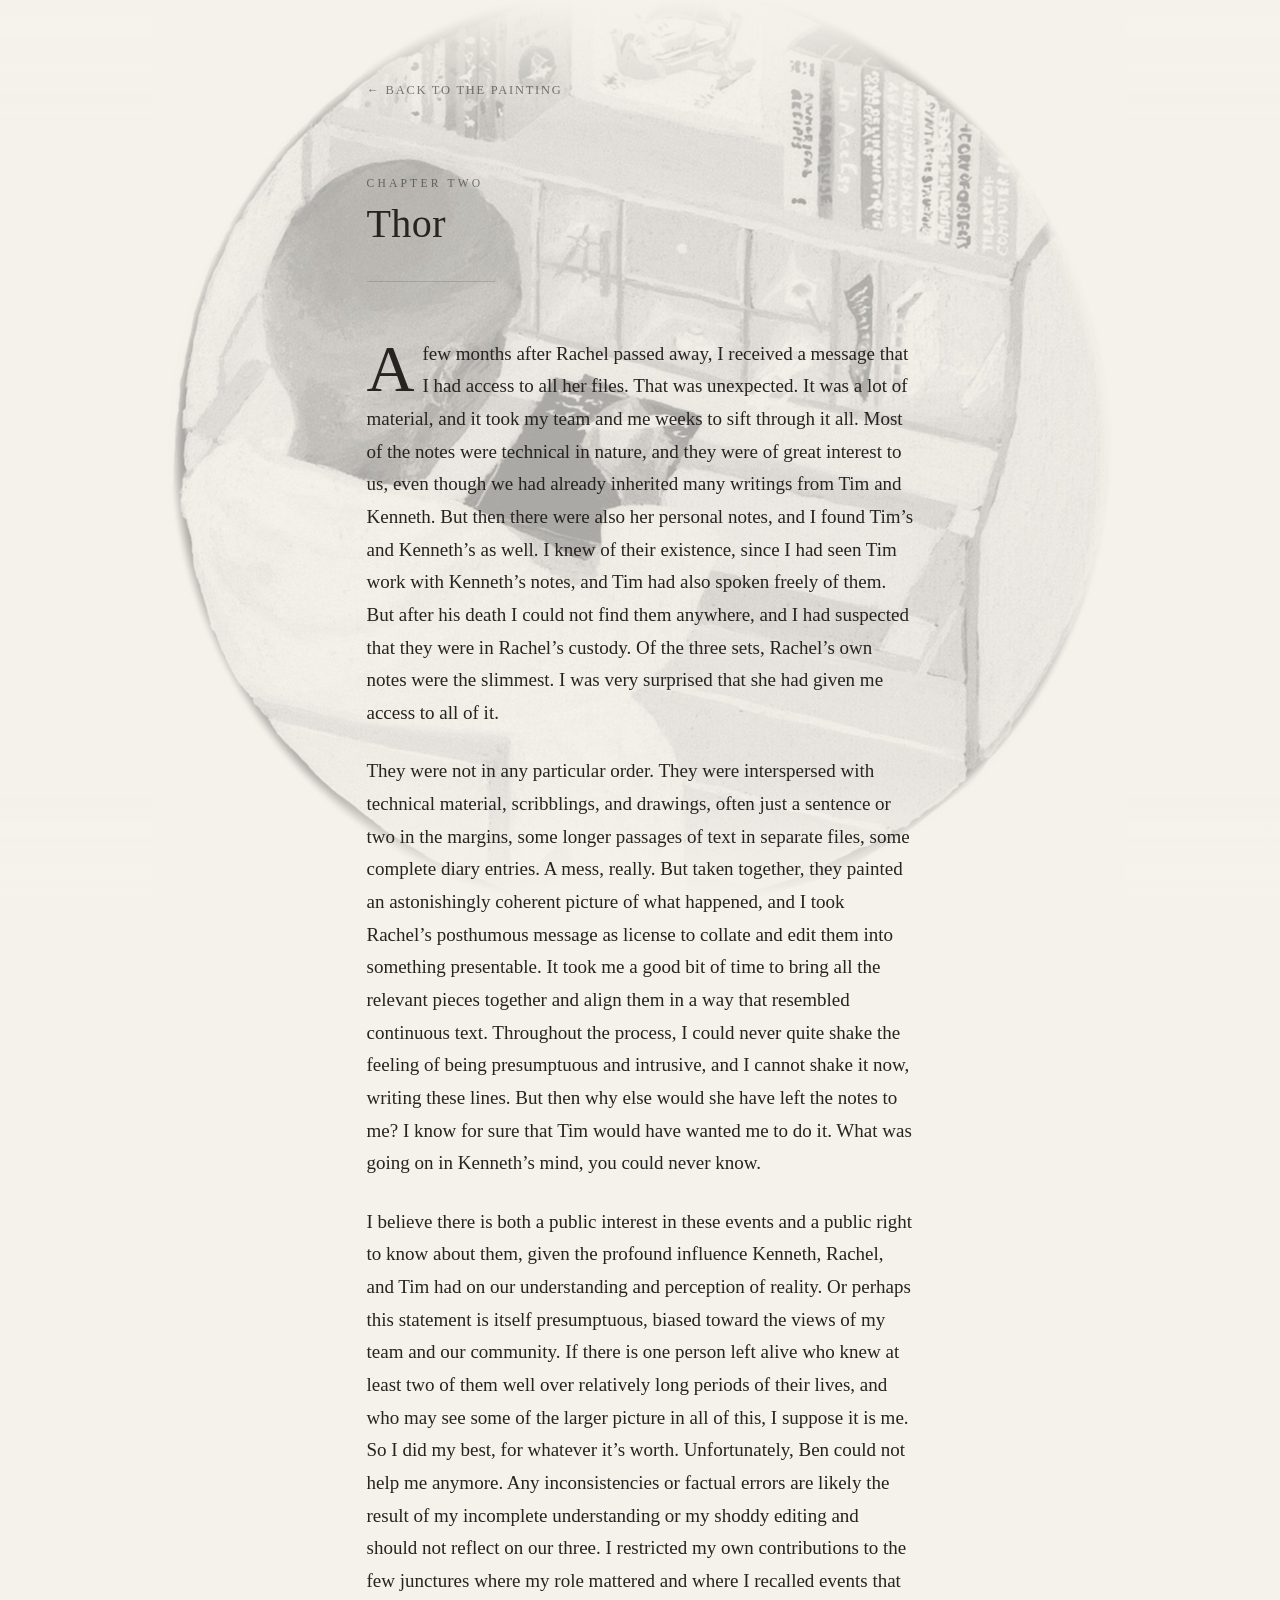
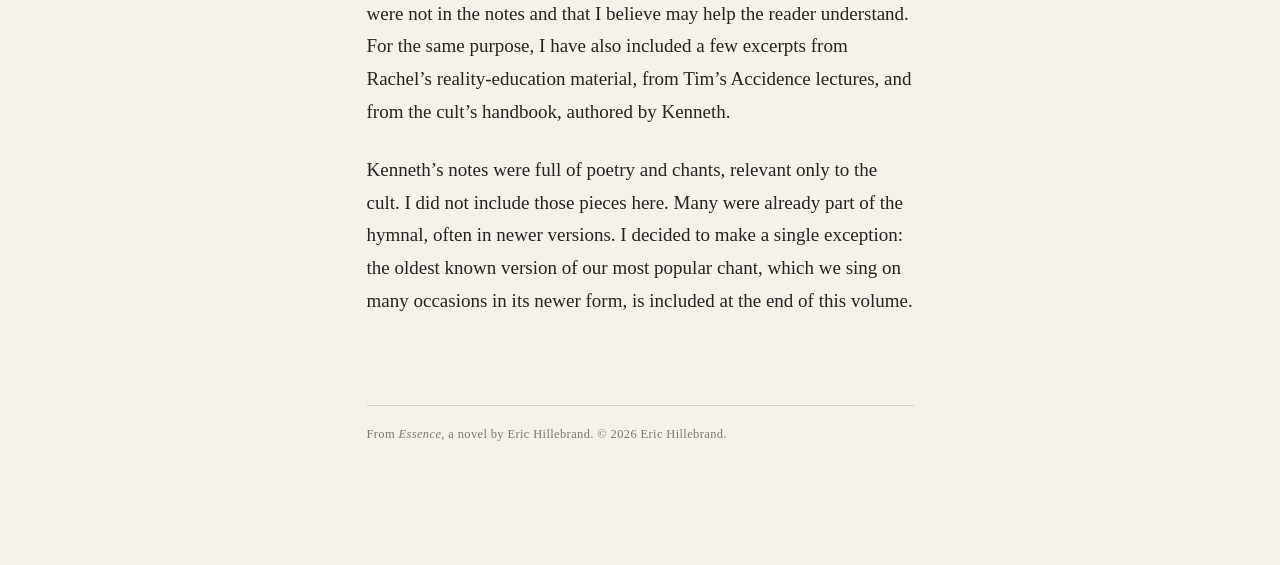
<file: samples/chapter-2.html>
<!DOCTYPE html>
<html lang="en">
<head>
<meta charset="utf-8">
<meta name="viewport" content="width=device-width, initial-scale=1">
<title>Essence &mdash; Chapter Two</title>
<style>
  :root{
    --paper:#f5f2ec;
    --ink:#262420;
    --ink-soft:rgba(38,36,32,.58);
    --rule:rgba(38,36,32,.16);
  }
  *{box-sizing:border-box}
  html{-webkit-text-size-adjust:100%}
  body{
    margin:0;
    background:var(--paper);
    color:var(--ink);
    font:400 19px/1.72 "Iowan Old Style","Palatino Linotype",Palatino,"Book Antiqua",Georgia,serif;
    font-feature-settings:"liga" 1,"kern" 1,"onum" 1;
  }

  /* the circle from the painting, inverted and toned down to a watermark */
  .ground{
    position:fixed;inset:0;z-index:0;pointer-events:none;
    display:flex;align-items:center;justify-content:center;
    overflow:hidden;
  }
  .ground img{
    width:min(108vmin,1150px);height:auto;display:block;
  }
  /* paper bleeding in at the top and bottom keeps the running text clear of the rim */
  .ground::after{
    content:"";position:absolute;inset:0;
    background:linear-gradient(to bottom,
      var(--paper) 0%, rgba(245,242,236,0) 14%,
      rgba(245,242,236,0) 86%, var(--paper) 100%);
  }

  main{
    position:relative;z-index:1;
    max-width:33em;
    margin:0 auto;
    padding:clamp(28px,6vw,72px) clamp(22px,6vw,40px) clamp(56px,10vw,120px);
  }

  .back{
    display:inline-block;margin-bottom:clamp(40px,8vw,72px);
    font-size:.78rem;letter-spacing:.14em;text-transform:uppercase;
    color:var(--ink-soft);text-decoration:none;
    border-bottom:1px solid transparent;
    transition:color .2s ease,border-color .2s ease;
  }
  .back:hover,.back:focus-visible{color:var(--ink);border-bottom-color:var(--rule)}

  header{margin-bottom:clamp(32px,6vw,56px)}
  .eyebrow{
    margin:0 0 .55em;font-size:.72rem;letter-spacing:.28em;text-transform:uppercase;
    color:var(--ink-soft);
  }
  h1{
    margin:0;font-weight:400;
    font-size:clamp(1.7rem,5vw,2.5rem);
    letter-spacing:.01em;line-height:1.15;
  }
  h1::after{
    content:"";display:block;width:3.2em;height:1px;
    background:var(--rule);margin-top:.85em;
  }

  p{margin:0 0 1.35em;text-wrap:pretty}
  p:last-child{margin-bottom:0}
  /* hyphenation keeps the ragged edge quiet at this measure */
  p{hyphens:auto;-webkit-hyphens:auto}

  .lede::first-letter{
    float:left;
    font-size:3.5em;line-height:.82;
    padding:.06em .1em 0 0;
    margin-right:.02em;
  }

  .colophon{
    margin-top:clamp(48px,9vw,88px);padding-top:1.4em;
    border-top:1px solid var(--rule);
    font-size:.78rem;letter-spacing:.03em;color:var(--ink-soft);
  }

  @media (max-width:640px){
    body{font-size:17.5px}
    .ground img{width:130vmin}
  }
  @media (prefers-reduced-motion:reduce){
    *{transition-duration:.01ms !important}
  }
</style>
</head>
<body>

  <div class="ground" aria-hidden="true">
    <img src="bg-chapter-2.jpg" alt="">
  </div>

  <main>
    <a class="back" href="index.html">&larr; Back to the painting</a>

    <!-- chapter text: start -->
    <header>
      <p class="eyebrow">Chapter Two</p>
      <h1>Thor</h1>
    </header>

    <p class="lede">A few months after Rachel passed away, I received a message that I had access to all her files. That was unexpected. It was a lot of material, and it took my team and me weeks to sift through it all. Most of the notes were technical in nature, and they were of great interest to us, even though we had already inherited many writings from Tim and Kenneth. But then there were also her personal notes, and I found Tim’s and Kenneth’s as well. I knew of their existence, since I had seen Tim work with Kenneth’s notes, and Tim had also spoken freely of them. But after his death I could not find them anywhere, and I had suspected that they were in Rachel’s custody. Of the three sets, Rachel’s own notes were the slimmest. I was very surprised that she had given me access to all of it.</p>
    <p>They were not in any particular order. They were interspersed with technical material, scribblings, and drawings, often just a sentence or two in the margins, some longer passages of text in separate files, some complete diary entries. A mess, really. But taken together, they painted an astonishingly coherent picture of what happened, and I took Rachel’s posthumous message as license to collate and edit them into something presentable. It took me a good bit of time to bring all the relevant pieces together and align them in a way that resembled continuous text. Throughout the process, I could never quite shake the feeling of being presumptuous and intrusive, and I cannot shake it now, writing these lines. But then why else would she have left the notes to me? I know for sure that Tim would have wanted me to do it. What was going on in Kenneth’s mind, you could never know.</p>
    <p>I believe there is both a public interest in these events and a public right to know about them, given the profound influence Kenneth, Rachel, and Tim had on our understanding and perception of reality. Or perhaps this statement is itself presumptuous, biased toward the views of my team and our community. If there is one person left alive who knew at least two of them well over relatively long periods of their lives, and who may see some of the larger picture in all of this, I suppose it is me. So I did my best, for whatever it’s worth. Unfortunately, Ben could not help me anymore. Any inconsistencies or factual errors are likely the result of my incomplete understanding or my shoddy editing and should not reflect on our three. I restricted my own contributions to the few junctures where my role mattered and where I recalled events that were not in the notes and that I believe may help the reader understand. For the same purpose, I have also included a few excerpts from Rachel’s reality-education material, from Tim’s Accidence lectures, and from the cult’s handbook, authored by Kenneth.</p>
    <p>Kenneth’s notes were full of poetry and chants, relevant only to the cult. I did not include those pieces here. Many were already part of the hymnal, often in newer versions. I decided to make a single exception: the oldest known version of our most popular chant, which we sing on many occasions in its newer form, is included at the end of this volume.</p>

    <p class="colophon">From <em>Essence</em>, a novel by Eric Hillebrand. &copy; 2026 Eric Hillebrand.</p>
    <!-- chapter text: end -->
  </main>

</body>
</html>
</file>
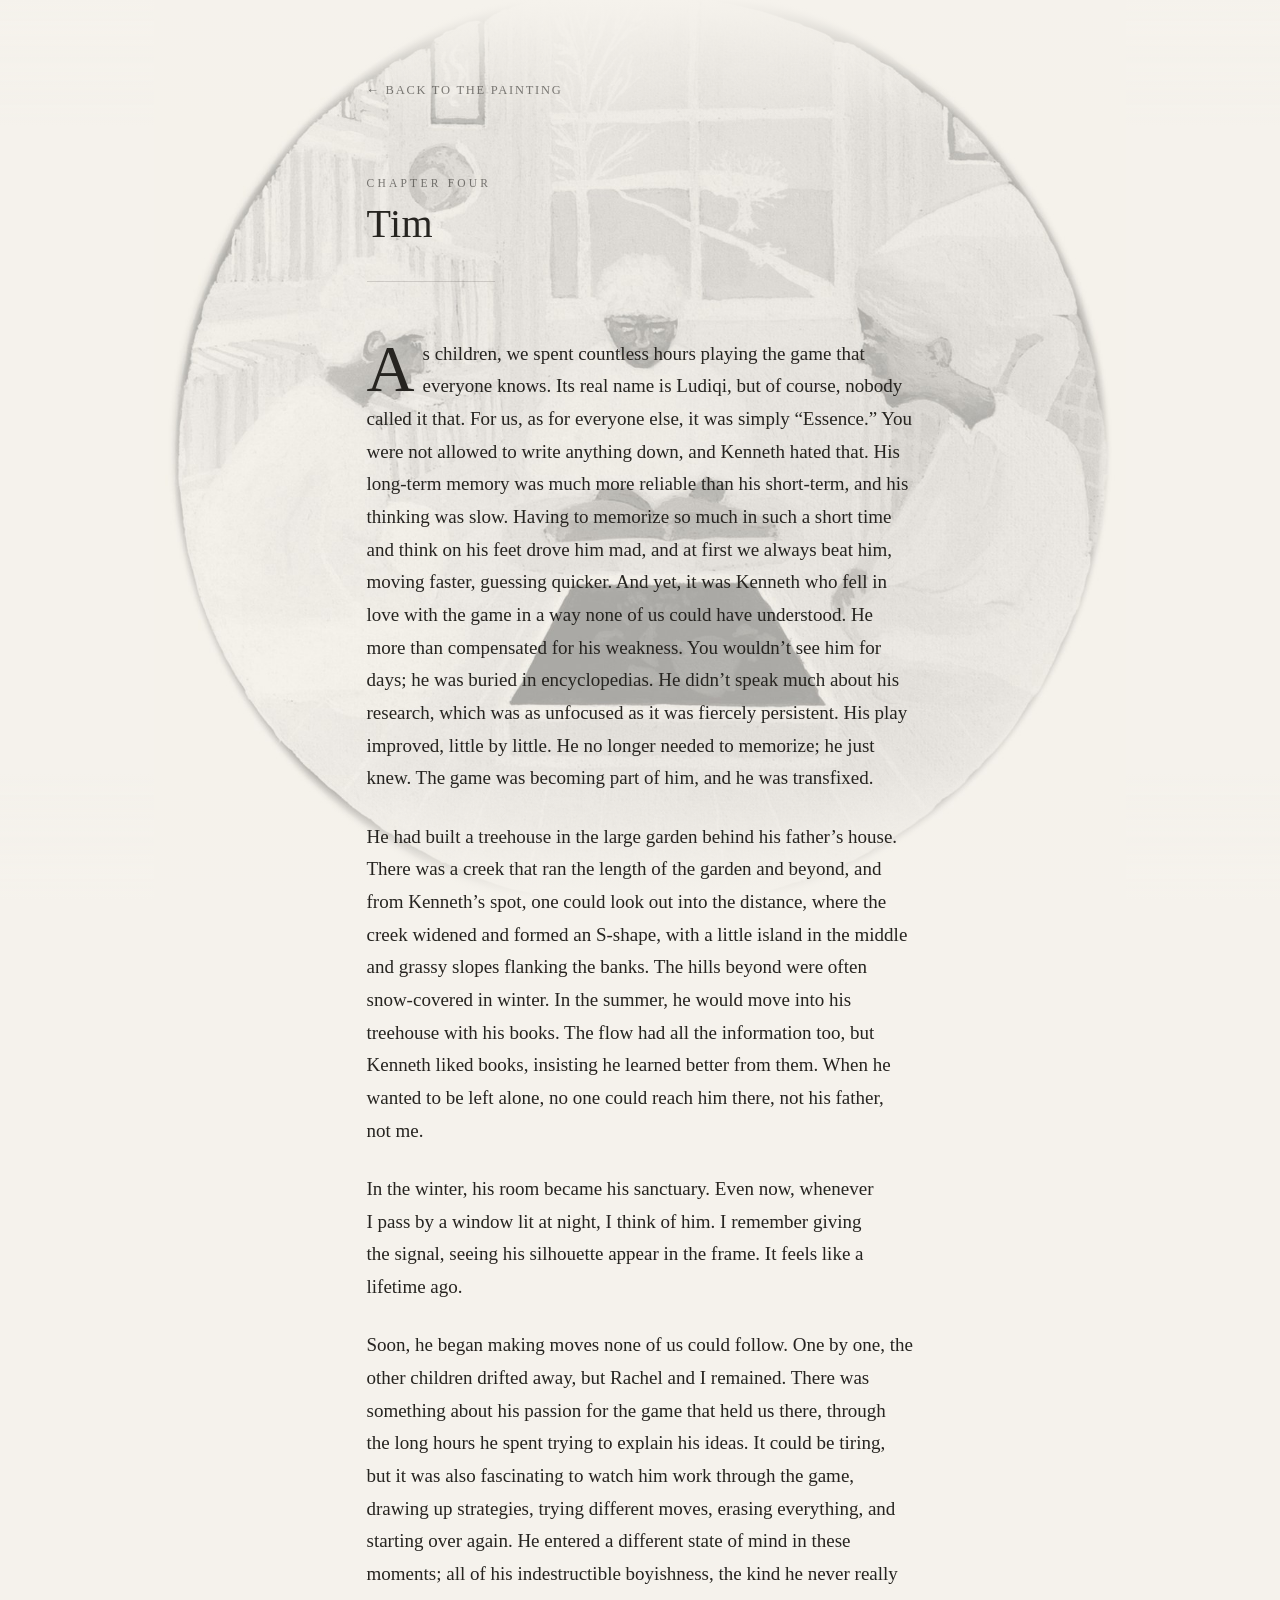
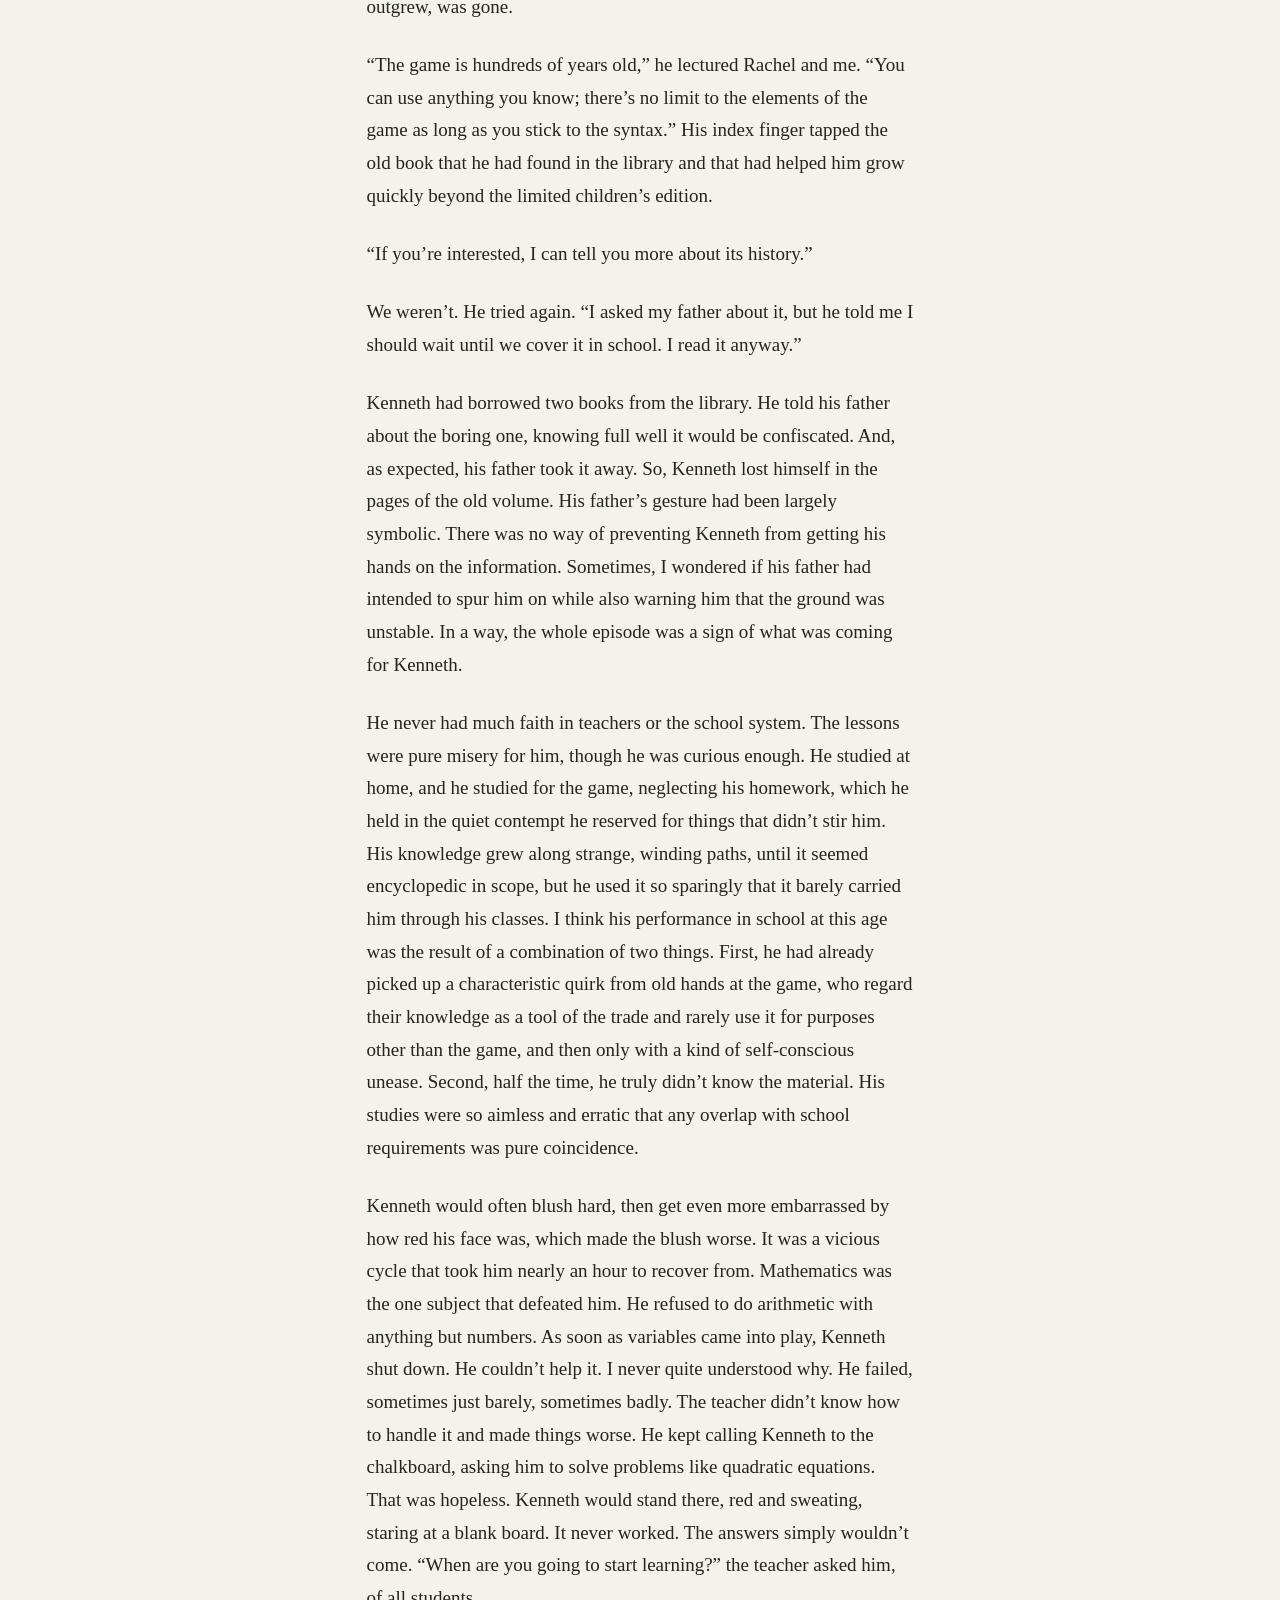
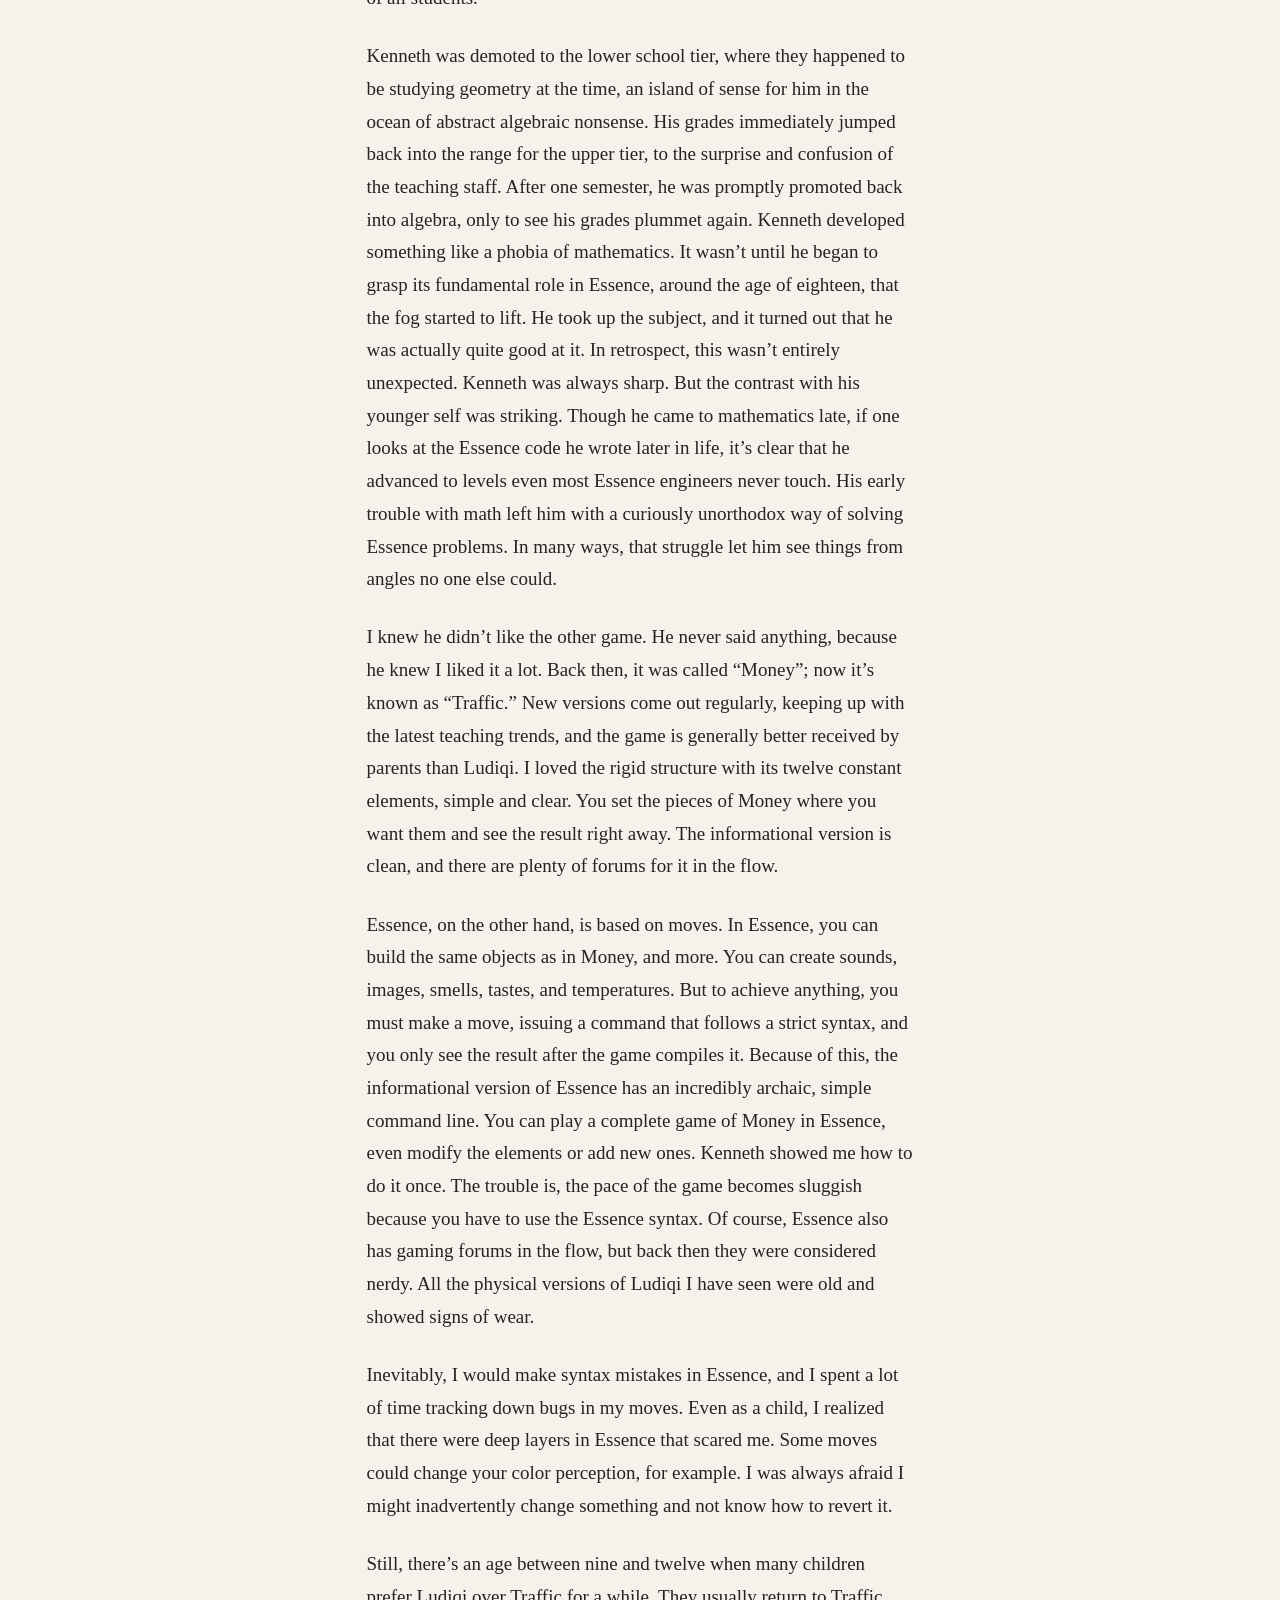
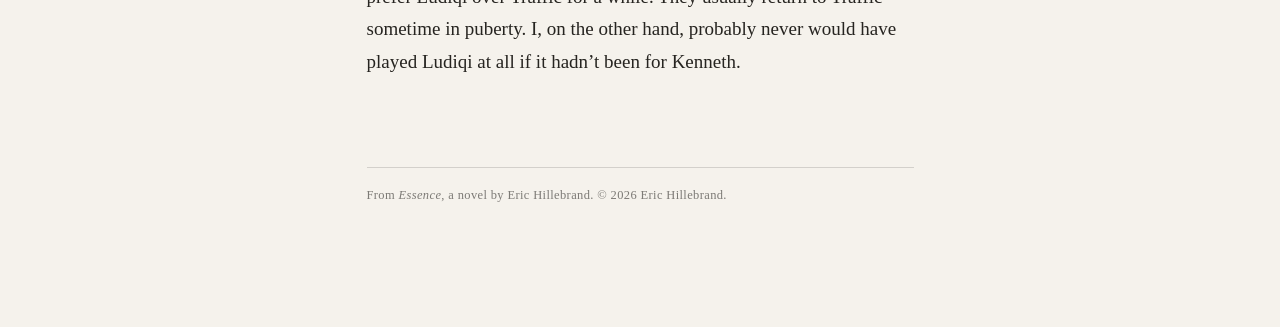
<file: samples/chapter-4.html>
<!DOCTYPE html>
<html lang="en">
<head>
<meta charset="utf-8">
<meta name="viewport" content="width=device-width, initial-scale=1">
<title>Essence &mdash; Chapter Four</title>
<style>
  :root{
    --paper:#f5f2ec;
    --ink:#262420;
    --ink-soft:rgba(38,36,32,.58);
    --rule:rgba(38,36,32,.16);
  }
  *{box-sizing:border-box}
  html{-webkit-text-size-adjust:100%}
  body{
    margin:0;
    background:var(--paper);
    color:var(--ink);
    font:400 19px/1.72 "Iowan Old Style","Palatino Linotype",Palatino,"Book Antiqua",Georgia,serif;
    font-feature-settings:"liga" 1,"kern" 1,"onum" 1;
  }

  /* the circle from the painting, inverted and toned down to a watermark */
  .ground{
    position:fixed;inset:0;z-index:0;pointer-events:none;
    display:flex;align-items:center;justify-content:center;
    overflow:hidden;
  }
  .ground img{
    width:min(108vmin,1150px);height:auto;display:block;
  }
  /* paper bleeding in at the top and bottom keeps the running text clear of the rim */
  .ground::after{
    content:"";position:absolute;inset:0;
    background:linear-gradient(to bottom,
      var(--paper) 0%, rgba(245,242,236,0) 14%,
      rgba(245,242,236,0) 86%, var(--paper) 100%);
  }

  main{
    position:relative;z-index:1;
    max-width:33em;
    margin:0 auto;
    padding:clamp(28px,6vw,72px) clamp(22px,6vw,40px) clamp(56px,10vw,120px);
  }

  .back{
    display:inline-block;margin-bottom:clamp(40px,8vw,72px);
    font-size:.78rem;letter-spacing:.14em;text-transform:uppercase;
    color:var(--ink-soft);text-decoration:none;
    border-bottom:1px solid transparent;
    transition:color .2s ease,border-color .2s ease;
  }
  .back:hover,.back:focus-visible{color:var(--ink);border-bottom-color:var(--rule)}

  header{margin-bottom:clamp(32px,6vw,56px)}
  .eyebrow{
    margin:0 0 .55em;font-size:.72rem;letter-spacing:.28em;text-transform:uppercase;
    color:var(--ink-soft);
  }
  h1{
    margin:0;font-weight:400;
    font-size:clamp(1.7rem,5vw,2.5rem);
    letter-spacing:.01em;line-height:1.15;
  }
  h1::after{
    content:"";display:block;width:3.2em;height:1px;
    background:var(--rule);margin-top:.85em;
  }

  p{margin:0 0 1.35em;text-wrap:pretty}
  p:last-child{margin-bottom:0}
  /* hyphenation keeps the ragged edge quiet at this measure */
  p{hyphens:auto;-webkit-hyphens:auto}

  .lede::first-letter{
    float:left;
    font-size:3.5em;line-height:.82;
    padding:.06em .1em 0 0;
    margin-right:.02em;
  }

  .colophon{
    margin-top:clamp(48px,9vw,88px);padding-top:1.4em;
    border-top:1px solid var(--rule);
    font-size:.78rem;letter-spacing:.03em;color:var(--ink-soft);
  }

  @media (max-width:640px){
    body{font-size:17.5px}
    .ground img{width:130vmin}
  }
  @media (prefers-reduced-motion:reduce){
    *{transition-duration:.01ms !important}
  }
</style>
</head>
<body>

  <div class="ground" aria-hidden="true">
    <img src="bg-chapter-4.jpg" alt="">
  </div>

  <main>
    <a class="back" href="index.html">&larr; Back to the painting</a>

    <!-- chapter text: start -->
    <header>
      <p class="eyebrow">Chapter Four</p>
      <h1>Tim</h1>
    </header>

    <p class="lede">As children, we spent countless hours playing the game that everyone knows. Its real name is Ludiqi, but of course, nobody called it that. For us, as for everyone else, it was simply “Essence.” You were not allowed to write anything down, and Kenneth hated that. His long-term memory was much more reliable than his short-term, and his thinking was slow. Having to memorize so much in such a short time and think on his feet drove him mad, and at first we always beat him, moving faster, guessing quicker. And yet, it was Kenneth who fell in love with the game in a way none of us could have understood. He more than compensated for his weakness. You wouldn’t see him for days; he was buried in encyclopedias. He didn’t speak much about his research, which was as unfocused as it was fiercely persistent. His play improved, little by little. He no longer needed to memorize; he just knew. The game was becoming part of him, and he was transfixed.</p>
    <p>He had built a treehouse in the large garden behind his father’s house. There was a creek that ran the length of the garden and beyond, and from Kenneth’s spot, one could look out into the distance, where the creek widened and formed an S-shape, with a little island in the middle and grassy slopes flanking the banks. The hills beyond were often snow-covered in winter. In the summer, he would move into his treehouse with his books. The flow had all the information too, but Kenneth liked books, insisting he learned better from them. When he wanted to be left alone, no one could reach him there, not his father, not me.</p>
    <p>In the winter, his room became his sanctuary. Even now, whenever I pass by a window lit at night, I think of him. I remember giving the signal, seeing his silhouette appear in the frame. It feels like a lifetime ago.</p>
    <p>Soon, he began making moves none of us could follow. One by one, the other children drifted away, but Rachel and I remained. There was something about his passion for the game that held us there, through the long hours he spent trying to explain his ideas. It could be tiring, but it was also fascinating to watch him work through the game, drawing up strategies, trying different moves, erasing everything, and starting over again. He entered a different state of mind in these moments; all of his indestructible boyishness, the kind he never really outgrew, was gone.</p>
    <p>“The game is hundreds of years old,” he lectured Rachel and me. “You can use anything you know; there’s no limit to the elements of the game as long as you stick to the syntax.” His index finger tapped the old book that he had found in the library and that had helped him grow quickly beyond the limited children’s edition.</p>
    <p>“If you’re interested, I can tell you more about its history.”</p>
    <p>We weren’t. He tried again. “I asked my father about it, but he told me I should wait until we cover it in school. I read it anyway.”</p>
    <p>Kenneth had borrowed two books from the library. He told his father about the boring one, knowing full well it would be confiscated. And, as expected, his father took it away. So, Kenneth lost himself in the pages of the old volume. His father’s gesture had been largely symbolic. There was no way of preventing Kenneth from getting his hands on the information. Sometimes, I wondered if his father had intended to spur him on while also warning him that the ground was unstable. In a way, the whole episode was a sign of what was coming for Kenneth.</p>
    <p>He never had much faith in teachers or the school system. The lessons were pure misery for him, though he was curious enough. He studied at home, and he studied for the game, neglecting his homework, which he held in the quiet contempt he reserved for things that didn’t stir him. His knowledge grew along strange, winding paths, until it seemed encyclopedic in scope, but he used it so sparingly that it barely carried him through his classes. I think his performance in school at this age was the result of a combination of two things. First, he had already picked up a characteristic quirk from old hands at the game, who regard their knowledge as a tool of the trade and rarely use it for purposes other than the game, and then only with a kind of self-conscious unease. Second, half the time, he truly didn’t know the material. His studies were so aimless and erratic that any overlap with school requirements was pure coincidence.</p>
    <p>Kenneth would often blush hard, then get even more embarrassed by how red his face was, which made the blush worse. It was a vicious cycle that took him nearly an hour to recover from. Mathematics was the one subject that defeated him. He refused to do arithmetic with anything but numbers. As soon as variables came into play, Kenneth shut down. He couldn’t help it. I never quite understood why. He failed, sometimes just barely, sometimes badly. The teacher didn’t know how to handle it and made things worse. He kept calling Kenneth to the chalkboard, asking him to solve problems like quadratic equations. That was hopeless. Kenneth would stand there, red and sweating, staring at a blank board. It never worked. The answers simply wouldn’t come. “When are you going to start learning?” the teacher asked him, of all students.</p>
    <p>Kenneth was demoted to the lower school tier, where they happened to be studying geometry at the time, an island of sense for him in the ocean of abstract algebraic nonsense. His grades immediately jumped back into the range for the upper tier, to the surprise and confusion of the teaching staff. After one semester, he was promptly promoted back into algebra, only to see his grades plummet again. Kenneth developed something like a phobia of mathematics. It wasn’t until he began to grasp its fundamental role in Essence, around the age of eighteen, that the fog started to lift. He took up the subject, and it turned out that he was actually quite good at it. In retrospect, this wasn’t entirely unexpected. Kenneth was always sharp. But the contrast with his younger self was striking. Though he came to mathematics late, if one looks at the Essence code he wrote later in life, it’s clear that he advanced to levels even most Essence engineers never touch. His early trouble with math left him with a curiously unorthodox way of solving Essence problems. In many ways, that struggle let him see things from angles no one else could.</p>
    <p>I knew he didn’t like the other game. He never said anything, because he knew I liked it a lot. Back then, it was called “Money”; now it’s known as “Traffic.” New versions come out regularly, keeping up with the latest teaching trends, and the game is generally better received by parents than Ludiqi. I loved the rigid structure with its twelve constant elements, simple and clear. You set the pieces of Money where you want them and see the result right away. The informational version is clean, and there are plenty of forums for it in the flow.</p>
    <p>Essence, on the other hand, is based on moves. In Essence, you can build the same objects as in Money, and more. You can create sounds, images, smells, tastes, and temperatures. But to achieve anything, you must make a move, issuing a command that follows a strict syntax, and you only see the result after the game compiles it. Because of this, the informational version of Essence has an incredibly archaic, simple command line. You can play a complete game of Money in Essence, even modify the elements or add new ones. Kenneth showed me how to do it once. The trouble is, the pace of the game becomes sluggish because you have to use the Essence syntax. Of course, Essence also has gaming forums in the flow, but back then they were considered nerdy. All the physical versions of Ludiqi I have seen were old and showed signs of wear.</p>
    <p>Inevitably, I would make syntax mistakes in Essence, and I spent a lot of time tracking down bugs in my moves. Even as a child, I realized that there were deep layers in Essence that scared me. Some moves could change your color perception, for example. I was always afraid I might inadvertently change something and not know how to revert it.</p>
    <p>Still, there’s an age between nine and twelve when many children prefer Ludiqi over Traffic for a while. They usually return to Traffic sometime in puberty. I, on the other hand, probably never would have played Ludiqi at all if it hadn’t been for Kenneth.</p>

    <p class="colophon">From <em>Essence</em>, a novel by Eric Hillebrand. &copy; 2026 Eric Hillebrand.</p>
    <!-- chapter text: end -->
  </main>

</body>
</html>
</file>
